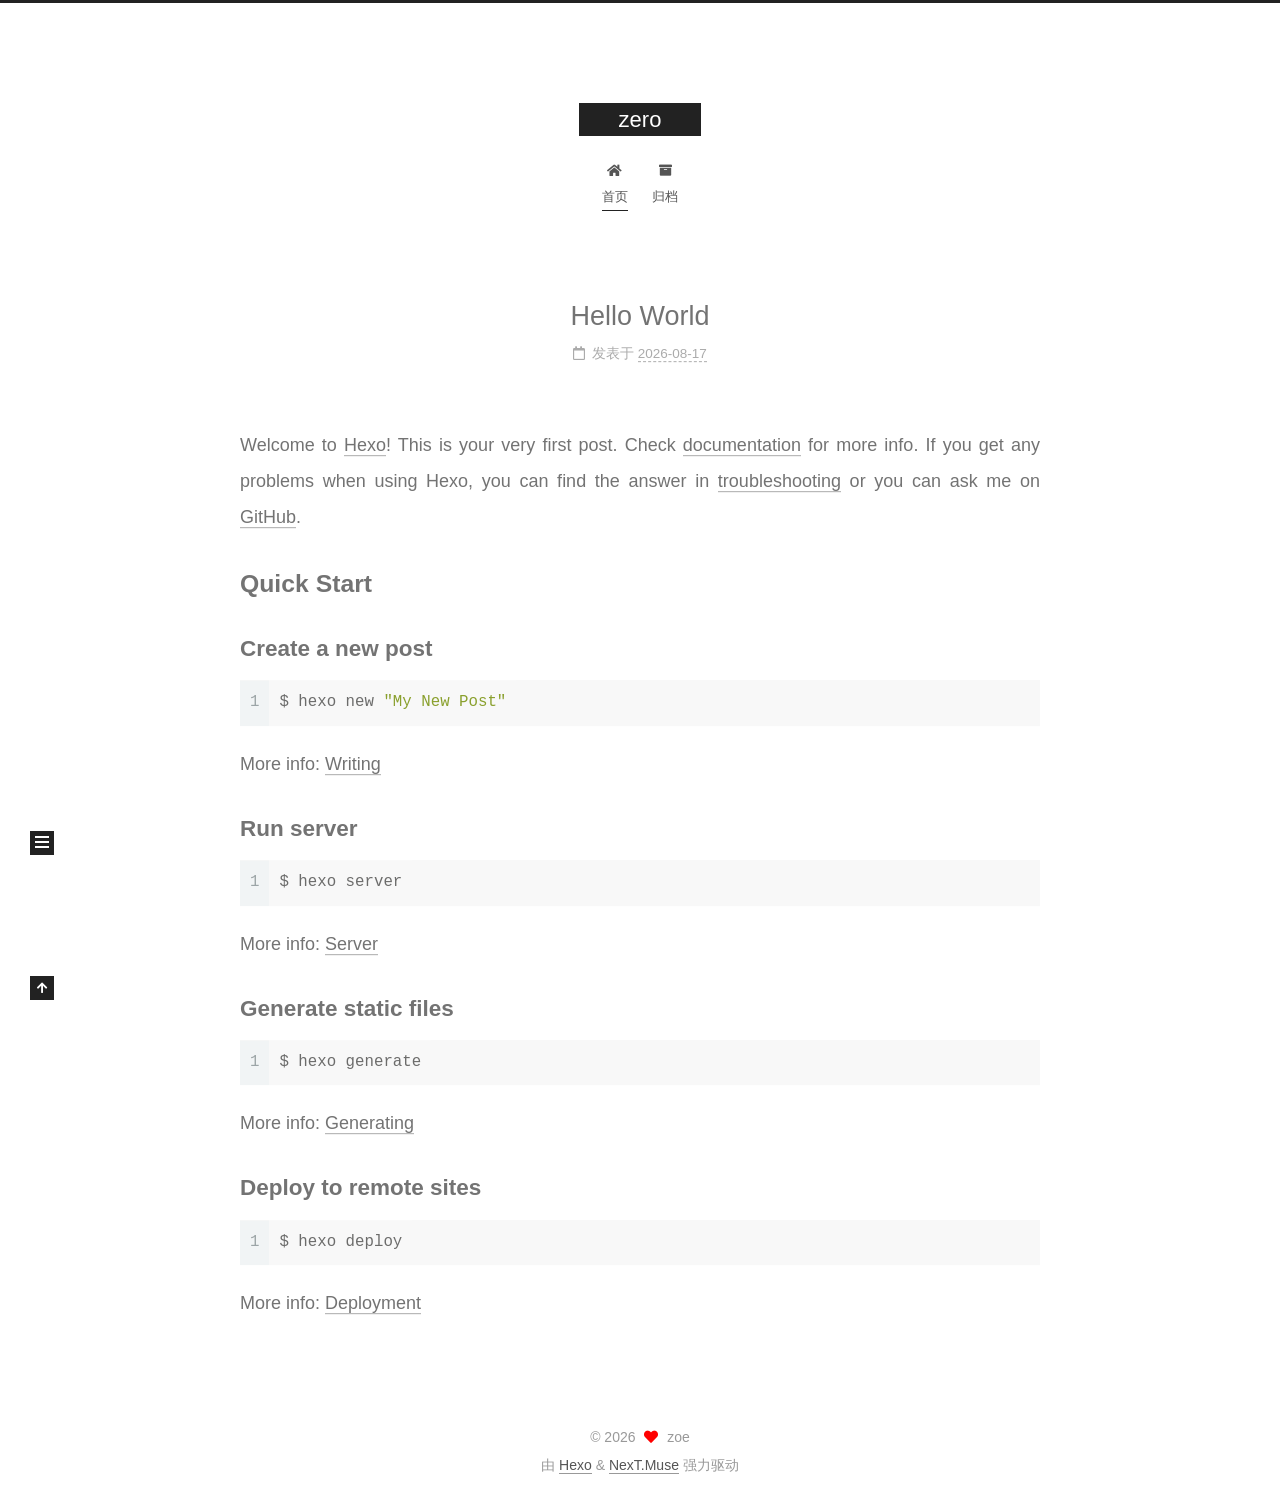
<file: index.html>
<!DOCTYPE html>
<html lang="zh-CN">
<head>
  <meta charset="UTF-8">
<meta name="viewport" content="width=device-width, initial-scale=1, maximum-scale=2">
<meta name="theme-color" content="#222">
<meta name="generator" content="Hexo 8.1.2">
  <link rel="apple-touch-icon" sizes="180x180" href="/images/apple-touch-icon-next.png">
  <link rel="icon" type="image/png" sizes="32x32" href="/images/favicon-32x32-next.png">
  <link rel="icon" type="image/png" sizes="16x16" href="/images/favicon-16x16-next.png">
  <link rel="mask-icon" href="/images/logo.svg" color="#222">

<link rel="stylesheet" href="/css/main.css">


<link rel="stylesheet" href="/lib/font-awesome/css/all.min.css">

<script id="hexo-configurations">
    var NexT = window.NexT || {};
    var CONFIG = {"hostname":"example.com","root":"/","scheme":"Muse","version":"7.8.0","exturl":false,"sidebar":{"position":"left","display":"post","padding":18,"offset":12,"onmobile":false},"copycode":{"enable":false,"show_result":false,"style":null},"back2top":{"enable":true,"sidebar":false,"scrollpercent":false},"bookmark":{"enable":false,"color":"#222","save":"auto"},"fancybox":false,"mediumzoom":false,"lazyload":false,"pangu":false,"comments":{"style":"tabs","active":null,"storage":true,"lazyload":false,"nav":null},"algolia":{"hits":{"per_page":10},"labels":{"input_placeholder":"Search for Posts","hits_empty":"We didn't find any results for the search: ${query}","hits_stats":"${hits} results found in ${time} ms"}},"localsearch":{"enable":false,"trigger":"auto","top_n_per_article":1,"unescape":false,"preload":false},"motion":{"enable":true,"async":false,"transition":{"post_block":"fadeIn","post_header":"slideDownIn","post_body":"slideDownIn","coll_header":"slideLeftIn","sidebar":"slideUpIn"}}};
  </script>

  <meta name="description" content="大音希声，大象无形">
<meta property="og:type" content="website">
<meta property="og:title" content="zero">
<meta property="og:url" content="http://example.com/index.html">
<meta property="og:site_name" content="zero">
<meta property="og:description" content="大音希声，大象无形">
<meta property="og:locale" content="zh_CN">
<meta property="article:author" content="zoe">
<meta name="twitter:card" content="summary">

<link rel="canonical" href="http://example.com/">


<script id="page-configurations">
  // https://hexo.io/docs/variables.html
  CONFIG.page = {
    sidebar: "",
    isHome : true,
    isPost : false,
    lang   : 'zh-CN'
  };
</script>

  <title>zero</title>
  






  <noscript>
  <style>
  .use-motion .brand,
  .use-motion .menu-item,
  .sidebar-inner,
  .use-motion .post-block,
  .use-motion .pagination,
  .use-motion .comments,
  .use-motion .post-header,
  .use-motion .post-body,
  .use-motion .collection-header { opacity: initial; }

  .use-motion .site-title,
  .use-motion .site-subtitle {
    opacity: initial;
    top: initial;
  }

  .use-motion .logo-line-before i { left: initial; }
  .use-motion .logo-line-after i { right: initial; }
  </style>
</noscript>

</head>

<body itemscope itemtype="http://schema.org/WebPage">
  <div class="container use-motion">
    <div class="headband"></div>

    <header class="header" itemscope itemtype="http://schema.org/WPHeader">
      <div class="header-inner"><div class="site-brand-container">
  <div class="site-nav-toggle">
    <div class="toggle" aria-label="切换导航栏">
      <span class="toggle-line toggle-line-first"></span>
      <span class="toggle-line toggle-line-middle"></span>
      <span class="toggle-line toggle-line-last"></span>
    </div>
  </div>

  <div class="site-meta">

    <a href="/" class="brand" rel="start">
      <span class="logo-line-before"><i></i></span>
      <h1 class="site-title">zero</h1>
      <span class="logo-line-after"><i></i></span>
    </a>
  </div>

  <div class="site-nav-right">
    <div class="toggle popup-trigger">
    </div>
  </div>
</div>




<nav class="site-nav">
  <ul id="menu" class="main-menu menu">
        <li class="menu-item menu-item-home">

    <a href="/" rel="section"><i class="fa fa-home fa-fw"></i>首页</a>

  </li>
        <li class="menu-item menu-item-archives">

    <a href="/archives/" rel="section"><i class="fa fa-archive fa-fw"></i>归档</a>

  </li>
  </ul>
</nav>




</div>
    </header>

    
  <div class="back-to-top">
    <i class="fa fa-arrow-up"></i>
    <span>0%</span>
  </div>


    <main class="main">
      <div class="main-inner">
        <div class="content-wrap">
          

          <div class="content index posts-expand">
            
      
  
  
  <article itemscope itemtype="http://schema.org/Article" class="post-block" lang="zh-CN">
    <link itemprop="mainEntityOfPage" href="http://example.com/2026/08/17/hello-world/">

    <span hidden itemprop="author" itemscope itemtype="http://schema.org/Person">
      <meta itemprop="image" content="/images/avatar.gif">
      <meta itemprop="name" content="zoe">
      <meta itemprop="description" content="大音希声，大象无形">
    </span>

    <span hidden itemprop="publisher" itemscope itemtype="http://schema.org/Organization">
      <meta itemprop="name" content="zero">
    </span>
      <header class="post-header">
        <h2 class="post-title" itemprop="name headline">
          
            <a href="/2026/08/17/hello-world/" class="post-title-link" itemprop="url">Hello World</a>
        </h2>

        <div class="post-meta">
            <span class="post-meta-item">
              <span class="post-meta-item-icon">
                <i class="far fa-calendar"></i>
              </span>
              <span class="post-meta-item-text">发表于</span>

              <time title="创建时间：2026-08-17 17:11:10" itemprop="dateCreated datePublished" datetime="2026-08-17T17:11:10+08:00">2026-08-17</time>
            </span>

          

        </div>
      </header>

    
    
    
    <div class="post-body" itemprop="articleBody">

      
          <p>Welcome to <a target="_blank" rel="noopener" href="https://hexo.io/">Hexo</a>! This is your very first post. Check <a target="_blank" rel="noopener" href="https://hexo.io/docs/">documentation</a> for more info. If you get any problems when using Hexo, you can find the answer in <a target="_blank" rel="noopener" href="https://hexo.io/docs/troubleshooting.html">troubleshooting</a> or you can ask me on <a target="_blank" rel="noopener" href="https://github.com/hexojs/hexo/issues">GitHub</a>.</p>
<h2 id="Quick-Start"><a href="#Quick-Start" class="headerlink" title="Quick Start"></a>Quick Start</h2><h3 id="Create-a-new-post"><a href="#Create-a-new-post" class="headerlink" title="Create a new post"></a>Create a new post</h3><figure class="highlight bash"><table><tr><td class="gutter"><pre><span class="line">1</span><br></pre></td><td class="code"><pre><span class="line">$ hexo new <span class="string">&quot;My New Post&quot;</span></span><br></pre></td></tr></table></figure>

<p>More info: <a target="_blank" rel="noopener" href="https://hexo.io/docs/writing.html">Writing</a></p>
<h3 id="Run-server"><a href="#Run-server" class="headerlink" title="Run server"></a>Run server</h3><figure class="highlight bash"><table><tr><td class="gutter"><pre><span class="line">1</span><br></pre></td><td class="code"><pre><span class="line">$ hexo server</span><br></pre></td></tr></table></figure>

<p>More info: <a target="_blank" rel="noopener" href="https://hexo.io/docs/server.html">Server</a></p>
<h3 id="Generate-static-files"><a href="#Generate-static-files" class="headerlink" title="Generate static files"></a>Generate static files</h3><figure class="highlight bash"><table><tr><td class="gutter"><pre><span class="line">1</span><br></pre></td><td class="code"><pre><span class="line">$ hexo generate</span><br></pre></td></tr></table></figure>

<p>More info: <a target="_blank" rel="noopener" href="https://hexo.io/docs/generating.html">Generating</a></p>
<h3 id="Deploy-to-remote-sites"><a href="#Deploy-to-remote-sites" class="headerlink" title="Deploy to remote sites"></a>Deploy to remote sites</h3><figure class="highlight bash"><table><tr><td class="gutter"><pre><span class="line">1</span><br></pre></td><td class="code"><pre><span class="line">$ hexo deploy</span><br></pre></td></tr></table></figure>

<p>More info: <a target="_blank" rel="noopener" href="https://hexo.io/docs/one-command-deployment.html">Deployment</a></p>

      
    </div>

    
    
    
      <footer class="post-footer">
        <div class="post-eof"></div>
      </footer>
  </article>
  
  
  


  



          </div>
          

<script>
  window.addEventListener('tabs:register', () => {
    let { activeClass } = CONFIG.comments;
    if (CONFIG.comments.storage) {
      activeClass = localStorage.getItem('comments_active') || activeClass;
    }
    if (activeClass) {
      let activeTab = document.querySelector(`a[href="#comment-${activeClass}"]`);
      if (activeTab) {
        activeTab.click();
      }
    }
  });
  if (CONFIG.comments.storage) {
    window.addEventListener('tabs:click', event => {
      if (!event.target.matches('.tabs-comment .tab-content .tab-pane')) return;
      let commentClass = event.target.classList[1];
      localStorage.setItem('comments_active', commentClass);
    });
  }
</script>

        </div>
          
  
  <div class="toggle sidebar-toggle">
    <span class="toggle-line toggle-line-first"></span>
    <span class="toggle-line toggle-line-middle"></span>
    <span class="toggle-line toggle-line-last"></span>
  </div>

  <aside class="sidebar">
    <div class="sidebar-inner">

      <ul class="sidebar-nav motion-element">
        <li class="sidebar-nav-toc">
          文章目录
        </li>
        <li class="sidebar-nav-overview">
          站点概览
        </li>
      </ul>

      <!--noindex-->
      <div class="post-toc-wrap sidebar-panel">
      </div>
      <!--/noindex-->

      <div class="site-overview-wrap sidebar-panel">
        <div class="site-author motion-element" itemprop="author" itemscope itemtype="http://schema.org/Person">
  <p class="site-author-name" itemprop="name">zoe</p>
  <div class="site-description" itemprop="description">大音希声，大象无形</div>
</div>
<div class="site-state-wrap motion-element">
  <nav class="site-state">
      <div class="site-state-item site-state-posts">
          <a href="/archives/">
        
          <span class="site-state-item-count">1</span>
          <span class="site-state-item-name">日志</span>
        </a>
      </div>
  </nav>
</div>



      </div>

    </div>
  </aside>
  <div id="sidebar-dimmer"></div>


      </div>
    </main>

    <footer class="footer">
      <div class="footer-inner">
        

        

<div class="copyright">
  
  &copy; 
  <span itemprop="copyrightYear">2026</span>
  <span class="with-love">
    <i class="fa fa-heart"></i>
  </span>
  <span class="author" itemprop="copyrightHolder">zoe</span>
</div>
  <div class="powered-by">由 <a href="https://hexo.io/" class="theme-link" rel="noopener" target="_blank">Hexo</a> & <a href="https://muse.theme-next.org/" class="theme-link" rel="noopener" target="_blank">NexT.Muse</a> 强力驱动
  </div>

        








      </div>
    </footer>
  </div>

  
  <script src="/lib/anime.min.js"></script>
  <script src="/lib/velocity/velocity.min.js"></script>
  <script src="/lib/velocity/velocity.ui.min.js"></script>

<script src="/js/utils.js"></script>

<script src="/js/motion.js"></script>


<script src="/js/schemes/muse.js"></script>


<script src="/js/next-boot.js"></script>




  















  

  

</body>
</html>
</file>
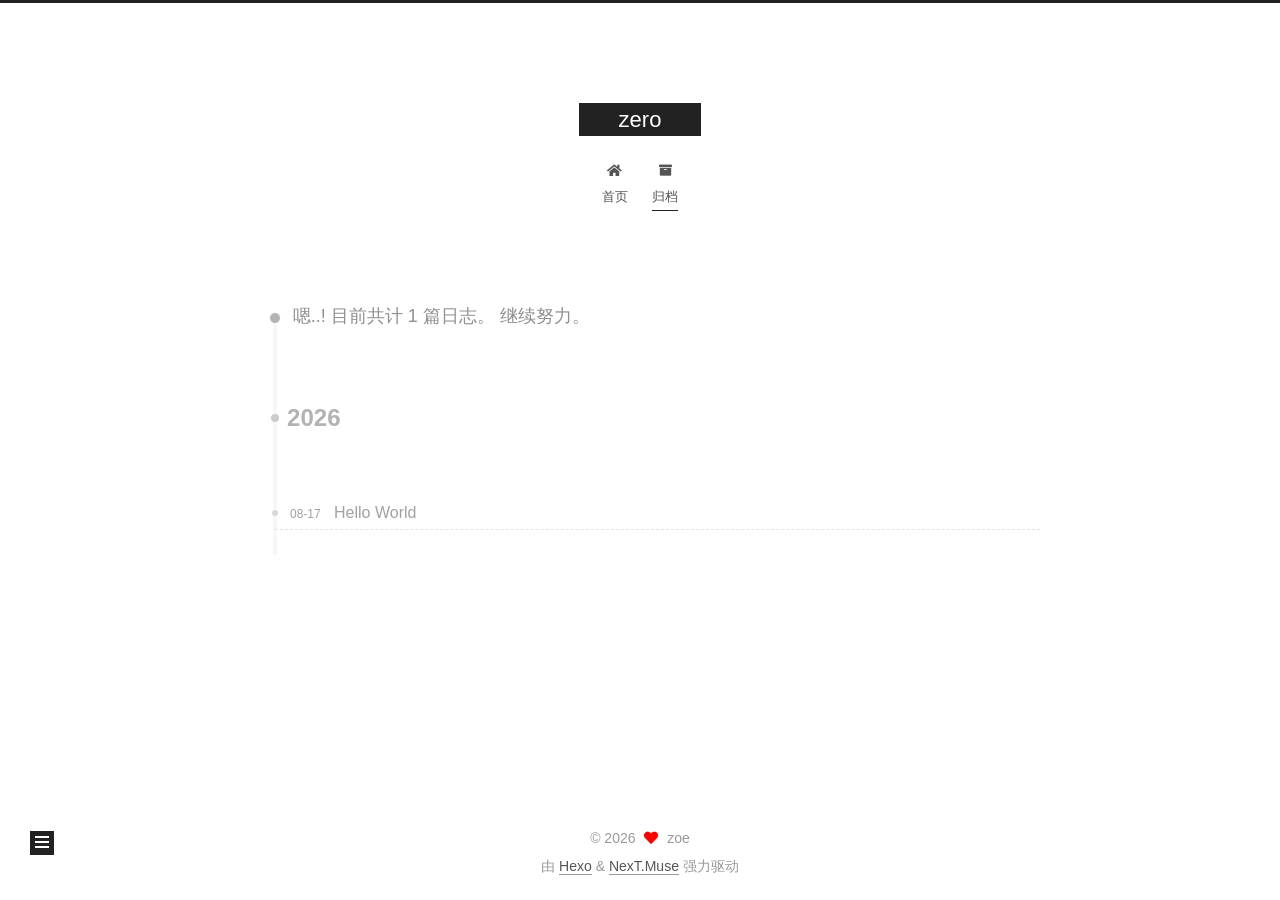
<file: archives/index.html>
<!DOCTYPE html>
<html lang="zh-CN">
<head>
  <meta charset="UTF-8">
<meta name="viewport" content="width=device-width, initial-scale=1, maximum-scale=2">
<meta name="theme-color" content="#222">
<meta name="generator" content="Hexo 8.1.2">
  <link rel="apple-touch-icon" sizes="180x180" href="/images/apple-touch-icon-next.png">
  <link rel="icon" type="image/png" sizes="32x32" href="/images/favicon-32x32-next.png">
  <link rel="icon" type="image/png" sizes="16x16" href="/images/favicon-16x16-next.png">
  <link rel="mask-icon" href="/images/logo.svg" color="#222">

<link rel="stylesheet" href="/css/main.css">


<link rel="stylesheet" href="/lib/font-awesome/css/all.min.css">

<script id="hexo-configurations">
    var NexT = window.NexT || {};
    var CONFIG = {"hostname":"example.com","root":"/","scheme":"Muse","version":"7.8.0","exturl":false,"sidebar":{"position":"left","display":"post","padding":18,"offset":12,"onmobile":false},"copycode":{"enable":false,"show_result":false,"style":null},"back2top":{"enable":true,"sidebar":false,"scrollpercent":false},"bookmark":{"enable":false,"color":"#222","save":"auto"},"fancybox":false,"mediumzoom":false,"lazyload":false,"pangu":false,"comments":{"style":"tabs","active":null,"storage":true,"lazyload":false,"nav":null},"algolia":{"hits":{"per_page":10},"labels":{"input_placeholder":"Search for Posts","hits_empty":"We didn't find any results for the search: ${query}","hits_stats":"${hits} results found in ${time} ms"}},"localsearch":{"enable":false,"trigger":"auto","top_n_per_article":1,"unescape":false,"preload":false},"motion":{"enable":true,"async":false,"transition":{"post_block":"fadeIn","post_header":"slideDownIn","post_body":"slideDownIn","coll_header":"slideLeftIn","sidebar":"slideUpIn"}}};
  </script>

  <meta name="description" content="大音希声，大象无形">
<meta property="og:type" content="website">
<meta property="og:title" content="zero">
<meta property="og:url" content="http://example.com/archives/index.html">
<meta property="og:site_name" content="zero">
<meta property="og:description" content="大音希声，大象无形">
<meta property="og:locale" content="zh_CN">
<meta property="article:author" content="zoe">
<meta name="twitter:card" content="summary">

<link rel="canonical" href="http://example.com/archives/">


<script id="page-configurations">
  // https://hexo.io/docs/variables.html
  CONFIG.page = {
    sidebar: "",
    isHome : false,
    isPost : false,
    lang   : 'zh-CN'
  };
</script>

  <title>归档 | zero</title>
  






  <noscript>
  <style>
  .use-motion .brand,
  .use-motion .menu-item,
  .sidebar-inner,
  .use-motion .post-block,
  .use-motion .pagination,
  .use-motion .comments,
  .use-motion .post-header,
  .use-motion .post-body,
  .use-motion .collection-header { opacity: initial; }

  .use-motion .site-title,
  .use-motion .site-subtitle {
    opacity: initial;
    top: initial;
  }

  .use-motion .logo-line-before i { left: initial; }
  .use-motion .logo-line-after i { right: initial; }
  </style>
</noscript>

</head>

<body itemscope itemtype="http://schema.org/WebPage">
  <div class="container use-motion">
    <div class="headband"></div>

    <header class="header" itemscope itemtype="http://schema.org/WPHeader">
      <div class="header-inner"><div class="site-brand-container">
  <div class="site-nav-toggle">
    <div class="toggle" aria-label="切换导航栏">
      <span class="toggle-line toggle-line-first"></span>
      <span class="toggle-line toggle-line-middle"></span>
      <span class="toggle-line toggle-line-last"></span>
    </div>
  </div>

  <div class="site-meta">

    <a href="/" class="brand" rel="start">
      <span class="logo-line-before"><i></i></span>
      <h1 class="site-title">zero</h1>
      <span class="logo-line-after"><i></i></span>
    </a>
  </div>

  <div class="site-nav-right">
    <div class="toggle popup-trigger">
    </div>
  </div>
</div>




<nav class="site-nav">
  <ul id="menu" class="main-menu menu">
        <li class="menu-item menu-item-home">

    <a href="/" rel="section"><i class="fa fa-home fa-fw"></i>首页</a>

  </li>
        <li class="menu-item menu-item-archives">

    <a href="/archives/" rel="section"><i class="fa fa-archive fa-fw"></i>归档</a>

  </li>
  </ul>
</nav>




</div>
    </header>

    
  <div class="back-to-top">
    <i class="fa fa-arrow-up"></i>
    <span>0%</span>
  </div>


    <main class="main">
      <div class="main-inner">
        <div class="content-wrap">
          

          <div class="content archive">
            

  
  
  
  <div class="post-block">
    <div class="posts-collapse">
      <div class="collection-title">
        <span class="collection-header">嗯..! 目前共计 1 篇日志。 继续努力。</span>
      </div>

      
    <div class="collection-year">
      <span class="collection-header">2026</span>
    </div>

  <article itemscope itemtype="http://schema.org/Article">
    <header class="post-header">

      <div class="post-meta">
        <time itemprop="dateCreated"
              datetime="2026-08-17T17:11:10+08:00"
              content="2026-08-17">
          08-17
        </time>
      </div>

      <div class="post-title">
          <a class="post-title-link" href="/2026/08/17/hello-world/" itemprop="url">
            <span itemprop="name">Hello World</span>
          </a>
      </div>

    </header>
  </article>


    </div>
  </div>
  
  
  

  



          </div>
          

<script>
  window.addEventListener('tabs:register', () => {
    let { activeClass } = CONFIG.comments;
    if (CONFIG.comments.storage) {
      activeClass = localStorage.getItem('comments_active') || activeClass;
    }
    if (activeClass) {
      let activeTab = document.querySelector(`a[href="#comment-${activeClass}"]`);
      if (activeTab) {
        activeTab.click();
      }
    }
  });
  if (CONFIG.comments.storage) {
    window.addEventListener('tabs:click', event => {
      if (!event.target.matches('.tabs-comment .tab-content .tab-pane')) return;
      let commentClass = event.target.classList[1];
      localStorage.setItem('comments_active', commentClass);
    });
  }
</script>

        </div>
          
  
  <div class="toggle sidebar-toggle">
    <span class="toggle-line toggle-line-first"></span>
    <span class="toggle-line toggle-line-middle"></span>
    <span class="toggle-line toggle-line-last"></span>
  </div>

  <aside class="sidebar">
    <div class="sidebar-inner">

      <ul class="sidebar-nav motion-element">
        <li class="sidebar-nav-toc">
          文章目录
        </li>
        <li class="sidebar-nav-overview">
          站点概览
        </li>
      </ul>

      <!--noindex-->
      <div class="post-toc-wrap sidebar-panel">
      </div>
      <!--/noindex-->

      <div class="site-overview-wrap sidebar-panel">
        <div class="site-author motion-element" itemprop="author" itemscope itemtype="http://schema.org/Person">
  <p class="site-author-name" itemprop="name">zoe</p>
  <div class="site-description" itemprop="description">大音希声，大象无形</div>
</div>
<div class="site-state-wrap motion-element">
  <nav class="site-state">
      <div class="site-state-item site-state-posts">
          <a href="/archives/">
        
          <span class="site-state-item-count">1</span>
          <span class="site-state-item-name">日志</span>
        </a>
      </div>
  </nav>
</div>



      </div>

    </div>
  </aside>
  <div id="sidebar-dimmer"></div>


      </div>
    </main>

    <footer class="footer">
      <div class="footer-inner">
        

        

<div class="copyright">
  
  &copy; 
  <span itemprop="copyrightYear">2026</span>
  <span class="with-love">
    <i class="fa fa-heart"></i>
  </span>
  <span class="author" itemprop="copyrightHolder">zoe</span>
</div>
  <div class="powered-by">由 <a href="https://hexo.io/" class="theme-link" rel="noopener" target="_blank">Hexo</a> & <a href="https://muse.theme-next.org/" class="theme-link" rel="noopener" target="_blank">NexT.Muse</a> 强力驱动
  </div>

        








      </div>
    </footer>
  </div>

  
  <script src="/lib/anime.min.js"></script>
  <script src="/lib/velocity/velocity.min.js"></script>
  <script src="/lib/velocity/velocity.ui.min.js"></script>

<script src="/js/utils.js"></script>

<script src="/js/motion.js"></script>


<script src="/js/schemes/muse.js"></script>


<script src="/js/next-boot.js"></script>




  















  

  

</body>
</html>
</file>
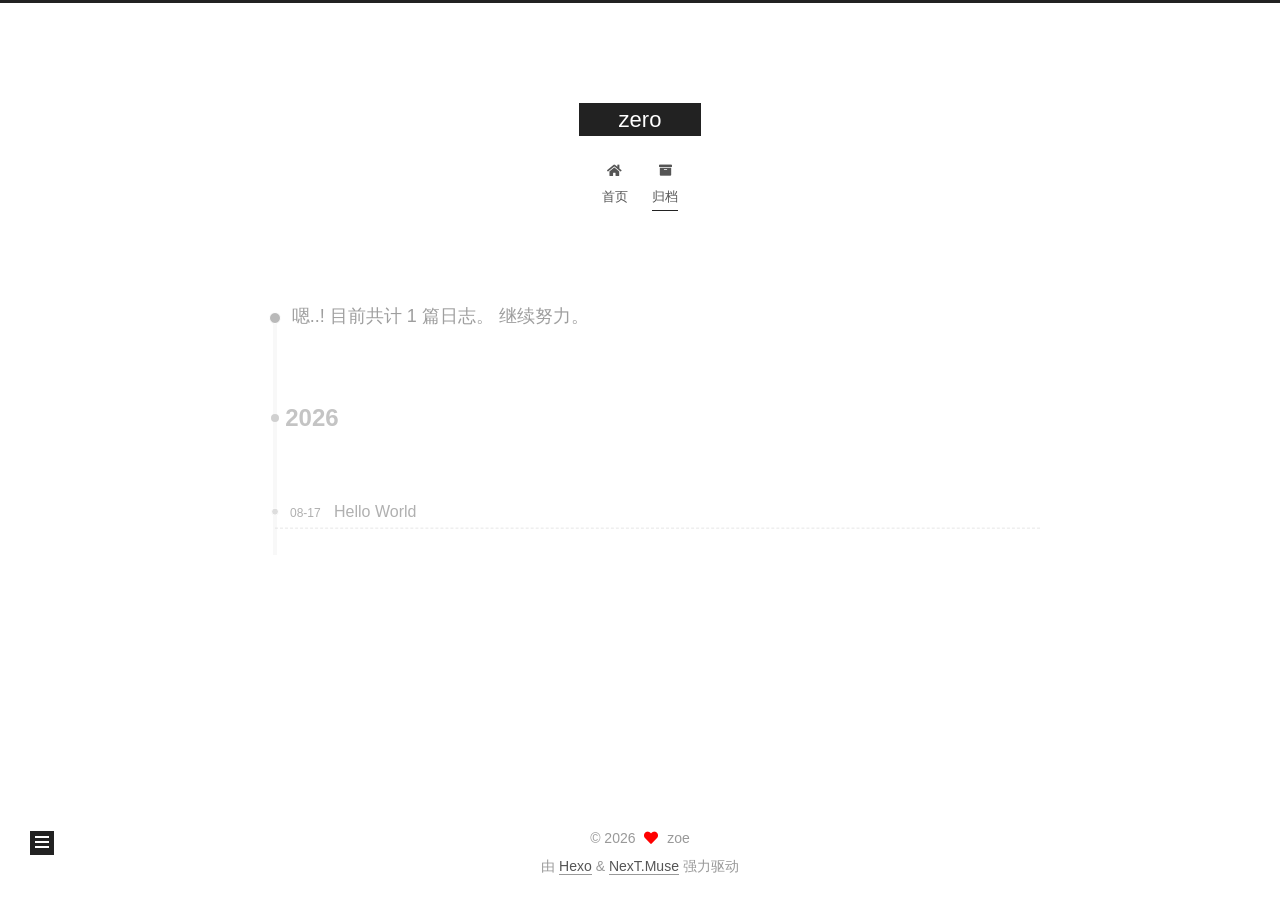
<file: archives/2026/index.html>
<!DOCTYPE html>
<html lang="zh-CN">
<head>
  <meta charset="UTF-8">
<meta name="viewport" content="width=device-width, initial-scale=1, maximum-scale=2">
<meta name="theme-color" content="#222">
<meta name="generator" content="Hexo 8.1.2">
  <link rel="apple-touch-icon" sizes="180x180" href="/images/apple-touch-icon-next.png">
  <link rel="icon" type="image/png" sizes="32x32" href="/images/favicon-32x32-next.png">
  <link rel="icon" type="image/png" sizes="16x16" href="/images/favicon-16x16-next.png">
  <link rel="mask-icon" href="/images/logo.svg" color="#222">

<link rel="stylesheet" href="/css/main.css">


<link rel="stylesheet" href="/lib/font-awesome/css/all.min.css">

<script id="hexo-configurations">
    var NexT = window.NexT || {};
    var CONFIG = {"hostname":"example.com","root":"/","scheme":"Muse","version":"7.8.0","exturl":false,"sidebar":{"position":"left","display":"post","padding":18,"offset":12,"onmobile":false},"copycode":{"enable":false,"show_result":false,"style":null},"back2top":{"enable":true,"sidebar":false,"scrollpercent":false},"bookmark":{"enable":false,"color":"#222","save":"auto"},"fancybox":false,"mediumzoom":false,"lazyload":false,"pangu":false,"comments":{"style":"tabs","active":null,"storage":true,"lazyload":false,"nav":null},"algolia":{"hits":{"per_page":10},"labels":{"input_placeholder":"Search for Posts","hits_empty":"We didn't find any results for the search: ${query}","hits_stats":"${hits} results found in ${time} ms"}},"localsearch":{"enable":false,"trigger":"auto","top_n_per_article":1,"unescape":false,"preload":false},"motion":{"enable":true,"async":false,"transition":{"post_block":"fadeIn","post_header":"slideDownIn","post_body":"slideDownIn","coll_header":"slideLeftIn","sidebar":"slideUpIn"}}};
  </script>

  <meta name="description" content="大音希声，大象无形">
<meta property="og:type" content="website">
<meta property="og:title" content="zero">
<meta property="og:url" content="http://example.com/archives/2026/index.html">
<meta property="og:site_name" content="zero">
<meta property="og:description" content="大音希声，大象无形">
<meta property="og:locale" content="zh_CN">
<meta property="article:author" content="zoe">
<meta name="twitter:card" content="summary">

<link rel="canonical" href="http://example.com/archives/2026/">


<script id="page-configurations">
  // https://hexo.io/docs/variables.html
  CONFIG.page = {
    sidebar: "",
    isHome : false,
    isPost : false,
    lang   : 'zh-CN'
  };
</script>

  <title>归档 | zero</title>
  






  <noscript>
  <style>
  .use-motion .brand,
  .use-motion .menu-item,
  .sidebar-inner,
  .use-motion .post-block,
  .use-motion .pagination,
  .use-motion .comments,
  .use-motion .post-header,
  .use-motion .post-body,
  .use-motion .collection-header { opacity: initial; }

  .use-motion .site-title,
  .use-motion .site-subtitle {
    opacity: initial;
    top: initial;
  }

  .use-motion .logo-line-before i { left: initial; }
  .use-motion .logo-line-after i { right: initial; }
  </style>
</noscript>

</head>

<body itemscope itemtype="http://schema.org/WebPage">
  <div class="container use-motion">
    <div class="headband"></div>

    <header class="header" itemscope itemtype="http://schema.org/WPHeader">
      <div class="header-inner"><div class="site-brand-container">
  <div class="site-nav-toggle">
    <div class="toggle" aria-label="切换导航栏">
      <span class="toggle-line toggle-line-first"></span>
      <span class="toggle-line toggle-line-middle"></span>
      <span class="toggle-line toggle-line-last"></span>
    </div>
  </div>

  <div class="site-meta">

    <a href="/" class="brand" rel="start">
      <span class="logo-line-before"><i></i></span>
      <h1 class="site-title">zero</h1>
      <span class="logo-line-after"><i></i></span>
    </a>
  </div>

  <div class="site-nav-right">
    <div class="toggle popup-trigger">
    </div>
  </div>
</div>




<nav class="site-nav">
  <ul id="menu" class="main-menu menu">
        <li class="menu-item menu-item-home">

    <a href="/" rel="section"><i class="fa fa-home fa-fw"></i>首页</a>

  </li>
        <li class="menu-item menu-item-archives">

    <a href="/archives/" rel="section"><i class="fa fa-archive fa-fw"></i>归档</a>

  </li>
  </ul>
</nav>




</div>
    </header>

    
  <div class="back-to-top">
    <i class="fa fa-arrow-up"></i>
    <span>0%</span>
  </div>


    <main class="main">
      <div class="main-inner">
        <div class="content-wrap">
          

          <div class="content archive">
            

  
  
  
  <div class="post-block">
    <div class="posts-collapse">
      <div class="collection-title">
        <span class="collection-header">嗯..! 目前共计 1 篇日志。 继续努力。</span>
      </div>

      
    <div class="collection-year">
      <span class="collection-header">2026</span>
    </div>

  <article itemscope itemtype="http://schema.org/Article">
    <header class="post-header">

      <div class="post-meta">
        <time itemprop="dateCreated"
              datetime="2026-08-17T17:11:10+08:00"
              content="2026-08-17">
          08-17
        </time>
      </div>

      <div class="post-title">
          <a class="post-title-link" href="/2026/08/17/hello-world/" itemprop="url">
            <span itemprop="name">Hello World</span>
          </a>
      </div>

    </header>
  </article>


    </div>
  </div>
  
  
  

  



          </div>
          

<script>
  window.addEventListener('tabs:register', () => {
    let { activeClass } = CONFIG.comments;
    if (CONFIG.comments.storage) {
      activeClass = localStorage.getItem('comments_active') || activeClass;
    }
    if (activeClass) {
      let activeTab = document.querySelector(`a[href="#comment-${activeClass}"]`);
      if (activeTab) {
        activeTab.click();
      }
    }
  });
  if (CONFIG.comments.storage) {
    window.addEventListener('tabs:click', event => {
      if (!event.target.matches('.tabs-comment .tab-content .tab-pane')) return;
      let commentClass = event.target.classList[1];
      localStorage.setItem('comments_active', commentClass);
    });
  }
</script>

        </div>
          
  
  <div class="toggle sidebar-toggle">
    <span class="toggle-line toggle-line-first"></span>
    <span class="toggle-line toggle-line-middle"></span>
    <span class="toggle-line toggle-line-last"></span>
  </div>

  <aside class="sidebar">
    <div class="sidebar-inner">

      <ul class="sidebar-nav motion-element">
        <li class="sidebar-nav-toc">
          文章目录
        </li>
        <li class="sidebar-nav-overview">
          站点概览
        </li>
      </ul>

      <!--noindex-->
      <div class="post-toc-wrap sidebar-panel">
      </div>
      <!--/noindex-->

      <div class="site-overview-wrap sidebar-panel">
        <div class="site-author motion-element" itemprop="author" itemscope itemtype="http://schema.org/Person">
  <p class="site-author-name" itemprop="name">zoe</p>
  <div class="site-description" itemprop="description">大音希声，大象无形</div>
</div>
<div class="site-state-wrap motion-element">
  <nav class="site-state">
      <div class="site-state-item site-state-posts">
          <a href="/archives/">
        
          <span class="site-state-item-count">1</span>
          <span class="site-state-item-name">日志</span>
        </a>
      </div>
  </nav>
</div>



      </div>

    </div>
  </aside>
  <div id="sidebar-dimmer"></div>


      </div>
    </main>

    <footer class="footer">
      <div class="footer-inner">
        

        

<div class="copyright">
  
  &copy; 
  <span itemprop="copyrightYear">2026</span>
  <span class="with-love">
    <i class="fa fa-heart"></i>
  </span>
  <span class="author" itemprop="copyrightHolder">zoe</span>
</div>
  <div class="powered-by">由 <a href="https://hexo.io/" class="theme-link" rel="noopener" target="_blank">Hexo</a> & <a href="https://muse.theme-next.org/" class="theme-link" rel="noopener" target="_blank">NexT.Muse</a> 强力驱动
  </div>

        








      </div>
    </footer>
  </div>

  
  <script src="/lib/anime.min.js"></script>
  <script src="/lib/velocity/velocity.min.js"></script>
  <script src="/lib/velocity/velocity.ui.min.js"></script>

<script src="/js/utils.js"></script>

<script src="/js/motion.js"></script>


<script src="/js/schemes/muse.js"></script>


<script src="/js/next-boot.js"></script>




  















  

  

</body>
</html>
</file>
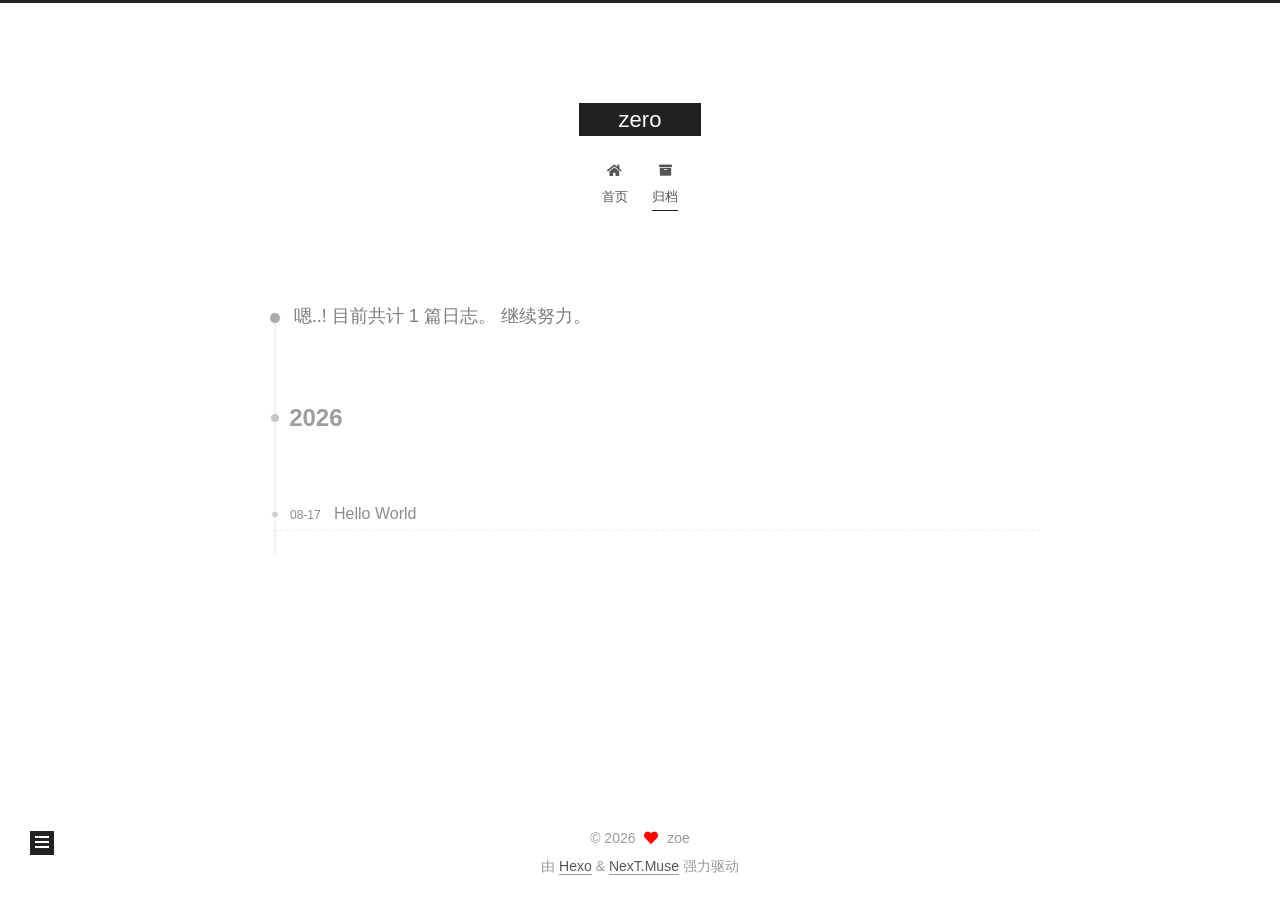
<file: archives/2026/08/index.html>
<!DOCTYPE html>
<html lang="zh-CN">
<head>
  <meta charset="UTF-8">
<meta name="viewport" content="width=device-width, initial-scale=1, maximum-scale=2">
<meta name="theme-color" content="#222">
<meta name="generator" content="Hexo 8.1.2">
  <link rel="apple-touch-icon" sizes="180x180" href="/images/apple-touch-icon-next.png">
  <link rel="icon" type="image/png" sizes="32x32" href="/images/favicon-32x32-next.png">
  <link rel="icon" type="image/png" sizes="16x16" href="/images/favicon-16x16-next.png">
  <link rel="mask-icon" href="/images/logo.svg" color="#222">

<link rel="stylesheet" href="/css/main.css">


<link rel="stylesheet" href="/lib/font-awesome/css/all.min.css">

<script id="hexo-configurations">
    var NexT = window.NexT || {};
    var CONFIG = {"hostname":"example.com","root":"/","scheme":"Muse","version":"7.8.0","exturl":false,"sidebar":{"position":"left","display":"post","padding":18,"offset":12,"onmobile":false},"copycode":{"enable":false,"show_result":false,"style":null},"back2top":{"enable":true,"sidebar":false,"scrollpercent":false},"bookmark":{"enable":false,"color":"#222","save":"auto"},"fancybox":false,"mediumzoom":false,"lazyload":false,"pangu":false,"comments":{"style":"tabs","active":null,"storage":true,"lazyload":false,"nav":null},"algolia":{"hits":{"per_page":10},"labels":{"input_placeholder":"Search for Posts","hits_empty":"We didn't find any results for the search: ${query}","hits_stats":"${hits} results found in ${time} ms"}},"localsearch":{"enable":false,"trigger":"auto","top_n_per_article":1,"unescape":false,"preload":false},"motion":{"enable":true,"async":false,"transition":{"post_block":"fadeIn","post_header":"slideDownIn","post_body":"slideDownIn","coll_header":"slideLeftIn","sidebar":"slideUpIn"}}};
  </script>

  <meta name="description" content="大音希声，大象无形">
<meta property="og:type" content="website">
<meta property="og:title" content="zero">
<meta property="og:url" content="http://example.com/archives/2026/08/index.html">
<meta property="og:site_name" content="zero">
<meta property="og:description" content="大音希声，大象无形">
<meta property="og:locale" content="zh_CN">
<meta property="article:author" content="zoe">
<meta name="twitter:card" content="summary">

<link rel="canonical" href="http://example.com/archives/2026/08/">


<script id="page-configurations">
  // https://hexo.io/docs/variables.html
  CONFIG.page = {
    sidebar: "",
    isHome : false,
    isPost : false,
    lang   : 'zh-CN'
  };
</script>

  <title>归档 | zero</title>
  






  <noscript>
  <style>
  .use-motion .brand,
  .use-motion .menu-item,
  .sidebar-inner,
  .use-motion .post-block,
  .use-motion .pagination,
  .use-motion .comments,
  .use-motion .post-header,
  .use-motion .post-body,
  .use-motion .collection-header { opacity: initial; }

  .use-motion .site-title,
  .use-motion .site-subtitle {
    opacity: initial;
    top: initial;
  }

  .use-motion .logo-line-before i { left: initial; }
  .use-motion .logo-line-after i { right: initial; }
  </style>
</noscript>

</head>

<body itemscope itemtype="http://schema.org/WebPage">
  <div class="container use-motion">
    <div class="headband"></div>

    <header class="header" itemscope itemtype="http://schema.org/WPHeader">
      <div class="header-inner"><div class="site-brand-container">
  <div class="site-nav-toggle">
    <div class="toggle" aria-label="切换导航栏">
      <span class="toggle-line toggle-line-first"></span>
      <span class="toggle-line toggle-line-middle"></span>
      <span class="toggle-line toggle-line-last"></span>
    </div>
  </div>

  <div class="site-meta">

    <a href="/" class="brand" rel="start">
      <span class="logo-line-before"><i></i></span>
      <h1 class="site-title">zero</h1>
      <span class="logo-line-after"><i></i></span>
    </a>
  </div>

  <div class="site-nav-right">
    <div class="toggle popup-trigger">
    </div>
  </div>
</div>




<nav class="site-nav">
  <ul id="menu" class="main-menu menu">
        <li class="menu-item menu-item-home">

    <a href="/" rel="section"><i class="fa fa-home fa-fw"></i>首页</a>

  </li>
        <li class="menu-item menu-item-archives">

    <a href="/archives/" rel="section"><i class="fa fa-archive fa-fw"></i>归档</a>

  </li>
  </ul>
</nav>




</div>
    </header>

    
  <div class="back-to-top">
    <i class="fa fa-arrow-up"></i>
    <span>0%</span>
  </div>


    <main class="main">
      <div class="main-inner">
        <div class="content-wrap">
          

          <div class="content archive">
            

  
  
  
  <div class="post-block">
    <div class="posts-collapse">
      <div class="collection-title">
        <span class="collection-header">嗯..! 目前共计 1 篇日志。 继续努力。</span>
      </div>

      
    <div class="collection-year">
      <span class="collection-header">2026</span>
    </div>

  <article itemscope itemtype="http://schema.org/Article">
    <header class="post-header">

      <div class="post-meta">
        <time itemprop="dateCreated"
              datetime="2026-08-17T17:11:10+08:00"
              content="2026-08-17">
          08-17
        </time>
      </div>

      <div class="post-title">
          <a class="post-title-link" href="/2026/08/17/hello-world/" itemprop="url">
            <span itemprop="name">Hello World</span>
          </a>
      </div>

    </header>
  </article>


    </div>
  </div>
  
  
  

  



          </div>
          

<script>
  window.addEventListener('tabs:register', () => {
    let { activeClass } = CONFIG.comments;
    if (CONFIG.comments.storage) {
      activeClass = localStorage.getItem('comments_active') || activeClass;
    }
    if (activeClass) {
      let activeTab = document.querySelector(`a[href="#comment-${activeClass}"]`);
      if (activeTab) {
        activeTab.click();
      }
    }
  });
  if (CONFIG.comments.storage) {
    window.addEventListener('tabs:click', event => {
      if (!event.target.matches('.tabs-comment .tab-content .tab-pane')) return;
      let commentClass = event.target.classList[1];
      localStorage.setItem('comments_active', commentClass);
    });
  }
</script>

        </div>
          
  
  <div class="toggle sidebar-toggle">
    <span class="toggle-line toggle-line-first"></span>
    <span class="toggle-line toggle-line-middle"></span>
    <span class="toggle-line toggle-line-last"></span>
  </div>

  <aside class="sidebar">
    <div class="sidebar-inner">

      <ul class="sidebar-nav motion-element">
        <li class="sidebar-nav-toc">
          文章目录
        </li>
        <li class="sidebar-nav-overview">
          站点概览
        </li>
      </ul>

      <!--noindex-->
      <div class="post-toc-wrap sidebar-panel">
      </div>
      <!--/noindex-->

      <div class="site-overview-wrap sidebar-panel">
        <div class="site-author motion-element" itemprop="author" itemscope itemtype="http://schema.org/Person">
  <p class="site-author-name" itemprop="name">zoe</p>
  <div class="site-description" itemprop="description">大音希声，大象无形</div>
</div>
<div class="site-state-wrap motion-element">
  <nav class="site-state">
      <div class="site-state-item site-state-posts">
          <a href="/archives/">
        
          <span class="site-state-item-count">1</span>
          <span class="site-state-item-name">日志</span>
        </a>
      </div>
  </nav>
</div>



      </div>

    </div>
  </aside>
  <div id="sidebar-dimmer"></div>


      </div>
    </main>

    <footer class="footer">
      <div class="footer-inner">
        

        

<div class="copyright">
  
  &copy; 
  <span itemprop="copyrightYear">2026</span>
  <span class="with-love">
    <i class="fa fa-heart"></i>
  </span>
  <span class="author" itemprop="copyrightHolder">zoe</span>
</div>
  <div class="powered-by">由 <a href="https://hexo.io/" class="theme-link" rel="noopener" target="_blank">Hexo</a> & <a href="https://muse.theme-next.org/" class="theme-link" rel="noopener" target="_blank">NexT.Muse</a> 强力驱动
  </div>

        








      </div>
    </footer>
  </div>

  
  <script src="/lib/anime.min.js"></script>
  <script src="/lib/velocity/velocity.min.js"></script>
  <script src="/lib/velocity/velocity.ui.min.js"></script>

<script src="/js/utils.js"></script>

<script src="/js/motion.js"></script>


<script src="/js/schemes/muse.js"></script>


<script src="/js/next-boot.js"></script>




  















  

  

</body>
</html>
</file>
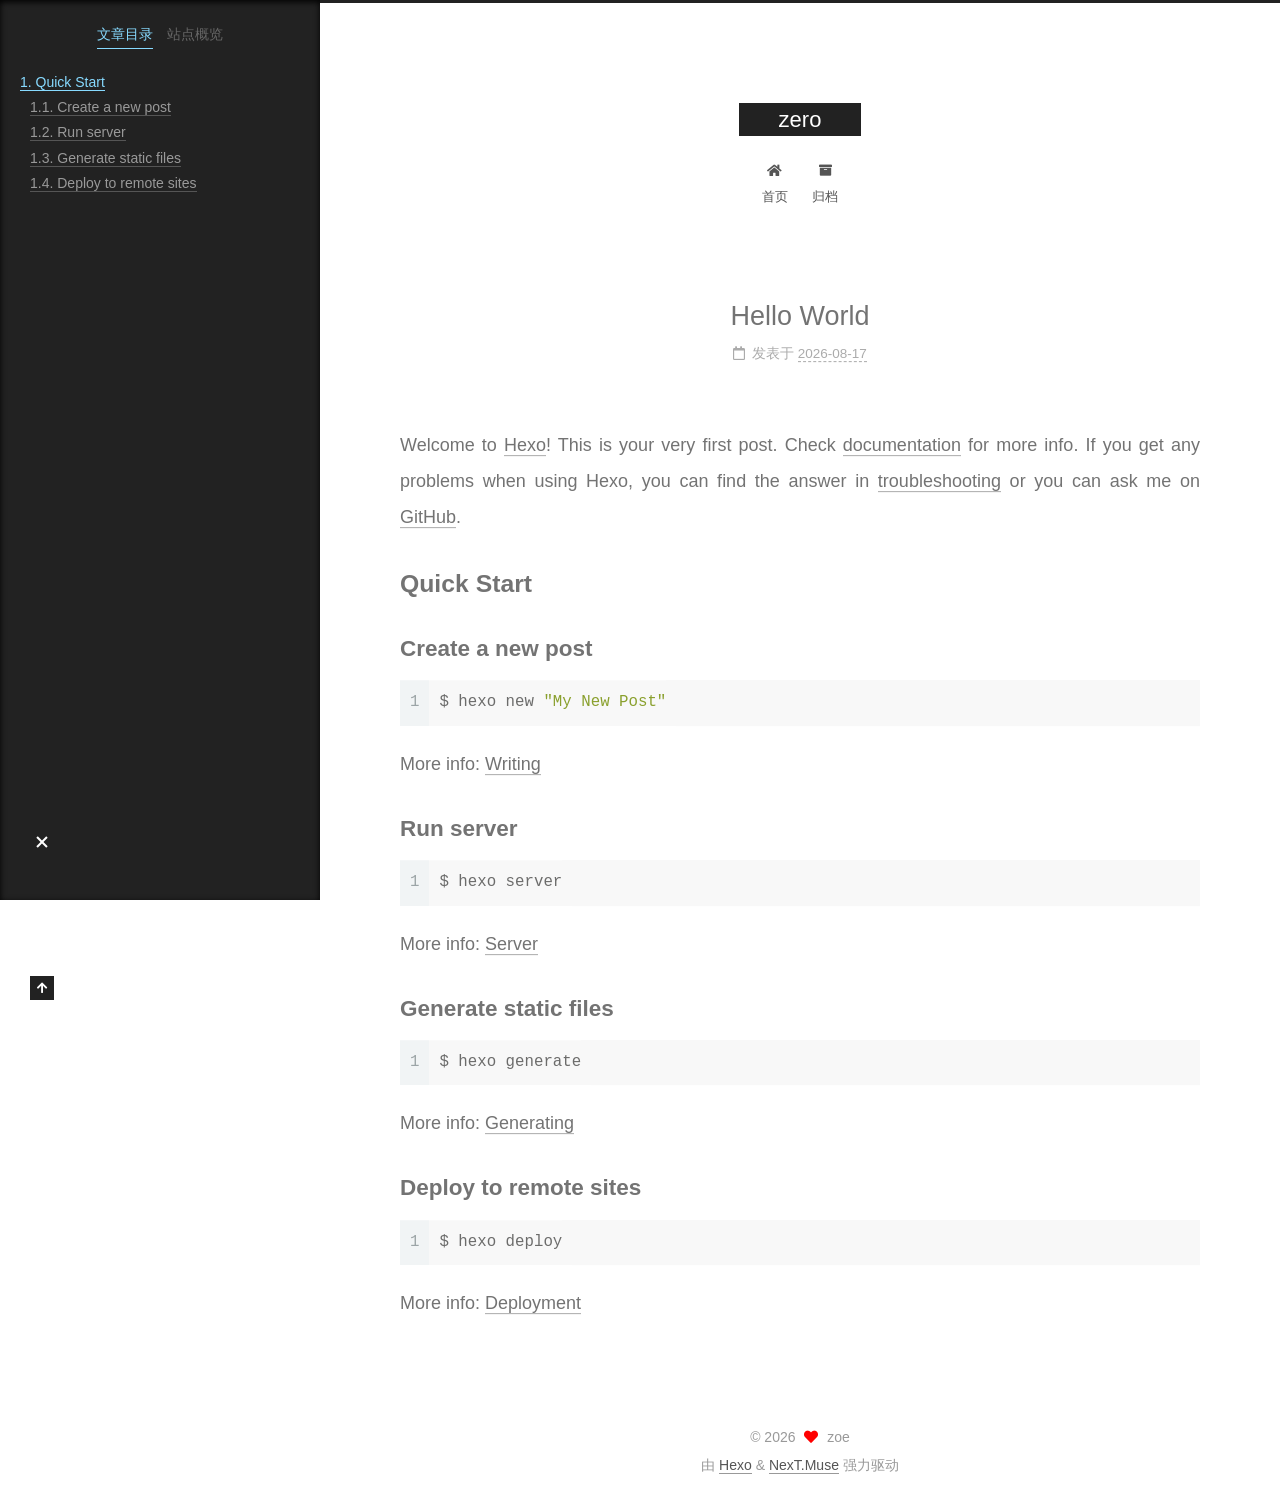
<file: 2026/08/17/hello-world/index.html>
<!DOCTYPE html>
<html lang="zh-CN">
<head>
  <meta charset="UTF-8">
<meta name="viewport" content="width=device-width, initial-scale=1, maximum-scale=2">
<meta name="theme-color" content="#222">
<meta name="generator" content="Hexo 8.1.2">
  <link rel="apple-touch-icon" sizes="180x180" href="/images/apple-touch-icon-next.png">
  <link rel="icon" type="image/png" sizes="32x32" href="/images/favicon-32x32-next.png">
  <link rel="icon" type="image/png" sizes="16x16" href="/images/favicon-16x16-next.png">
  <link rel="mask-icon" href="/images/logo.svg" color="#222">

<link rel="stylesheet" href="/css/main.css">


<link rel="stylesheet" href="/lib/font-awesome/css/all.min.css">

<script id="hexo-configurations">
    var NexT = window.NexT || {};
    var CONFIG = {"hostname":"example.com","root":"/","scheme":"Muse","version":"7.8.0","exturl":false,"sidebar":{"position":"left","display":"post","padding":18,"offset":12,"onmobile":false},"copycode":{"enable":false,"show_result":false,"style":null},"back2top":{"enable":true,"sidebar":false,"scrollpercent":false},"bookmark":{"enable":false,"color":"#222","save":"auto"},"fancybox":false,"mediumzoom":false,"lazyload":false,"pangu":false,"comments":{"style":"tabs","active":null,"storage":true,"lazyload":false,"nav":null},"algolia":{"hits":{"per_page":10},"labels":{"input_placeholder":"Search for Posts","hits_empty":"We didn't find any results for the search: ${query}","hits_stats":"${hits} results found in ${time} ms"}},"localsearch":{"enable":false,"trigger":"auto","top_n_per_article":1,"unescape":false,"preload":false},"motion":{"enable":true,"async":false,"transition":{"post_block":"fadeIn","post_header":"slideDownIn","post_body":"slideDownIn","coll_header":"slideLeftIn","sidebar":"slideUpIn"}}};
  </script>

  <meta name="description" content="Welcome to Hexo! This is your very first post. Check documentation for more info. If you get any problems when using Hexo, you can find the answer in troubleshooting or you can ask me on GitHub. Quick">
<meta property="og:type" content="article">
<meta property="og:title" content="Hello World">
<meta property="og:url" content="http://example.com/2026/08/17/hello-world/index.html">
<meta property="og:site_name" content="zero">
<meta property="og:description" content="Welcome to Hexo! This is your very first post. Check documentation for more info. If you get any problems when using Hexo, you can find the answer in troubleshooting or you can ask me on GitHub. Quick">
<meta property="og:locale" content="zh_CN">
<meta property="article:published_time" content="2026-08-17T09:11:10.719Z">
<meta property="article:modified_time" content="2026-08-17T09:11:10.720Z">
<meta property="article:author" content="zoe">
<meta name="twitter:card" content="summary">

<link rel="canonical" href="http://example.com/2026/08/17/hello-world/">


<script id="page-configurations">
  // https://hexo.io/docs/variables.html
  CONFIG.page = {
    sidebar: "",
    isHome : false,
    isPost : true,
    lang   : 'zh-CN'
  };
</script>

  <title>Hello World | zero</title>
  






  <noscript>
  <style>
  .use-motion .brand,
  .use-motion .menu-item,
  .sidebar-inner,
  .use-motion .post-block,
  .use-motion .pagination,
  .use-motion .comments,
  .use-motion .post-header,
  .use-motion .post-body,
  .use-motion .collection-header { opacity: initial; }

  .use-motion .site-title,
  .use-motion .site-subtitle {
    opacity: initial;
    top: initial;
  }

  .use-motion .logo-line-before i { left: initial; }
  .use-motion .logo-line-after i { right: initial; }
  </style>
</noscript>

</head>

<body itemscope itemtype="http://schema.org/WebPage">
  <div class="container use-motion">
    <div class="headband"></div>

    <header class="header" itemscope itemtype="http://schema.org/WPHeader">
      <div class="header-inner"><div class="site-brand-container">
  <div class="site-nav-toggle">
    <div class="toggle" aria-label="切换导航栏">
      <span class="toggle-line toggle-line-first"></span>
      <span class="toggle-line toggle-line-middle"></span>
      <span class="toggle-line toggle-line-last"></span>
    </div>
  </div>

  <div class="site-meta">

    <a href="/" class="brand" rel="start">
      <span class="logo-line-before"><i></i></span>
      <h1 class="site-title">zero</h1>
      <span class="logo-line-after"><i></i></span>
    </a>
  </div>

  <div class="site-nav-right">
    <div class="toggle popup-trigger">
    </div>
  </div>
</div>




<nav class="site-nav">
  <ul id="menu" class="main-menu menu">
        <li class="menu-item menu-item-home">

    <a href="/" rel="section"><i class="fa fa-home fa-fw"></i>首页</a>

  </li>
        <li class="menu-item menu-item-archives">

    <a href="/archives/" rel="section"><i class="fa fa-archive fa-fw"></i>归档</a>

  </li>
  </ul>
</nav>




</div>
    </header>

    
  <div class="back-to-top">
    <i class="fa fa-arrow-up"></i>
    <span>0%</span>
  </div>


    <main class="main">
      <div class="main-inner">
        <div class="content-wrap">
          

          <div class="content post posts-expand">
            

    
  
  
  <article itemscope itemtype="http://schema.org/Article" class="post-block" lang="zh-CN">
    <link itemprop="mainEntityOfPage" href="http://example.com/2026/08/17/hello-world/">

    <span hidden itemprop="author" itemscope itemtype="http://schema.org/Person">
      <meta itemprop="image" content="/images/avatar.gif">
      <meta itemprop="name" content="zoe">
      <meta itemprop="description" content="大音希声，大象无形">
    </span>

    <span hidden itemprop="publisher" itemscope itemtype="http://schema.org/Organization">
      <meta itemprop="name" content="zero">
    </span>
      <header class="post-header">
        <h1 class="post-title" itemprop="name headline">
          Hello World
        </h1>

        <div class="post-meta">
            <span class="post-meta-item">
              <span class="post-meta-item-icon">
                <i class="far fa-calendar"></i>
              </span>
              <span class="post-meta-item-text">发表于</span>

              <time title="创建时间：2026-08-17 17:11:10" itemprop="dateCreated datePublished" datetime="2026-08-17T17:11:10+08:00">2026-08-17</time>
            </span>

          

        </div>
      </header>

    
    
    
    <div class="post-body" itemprop="articleBody">

      
        <p>Welcome to <a target="_blank" rel="noopener" href="https://hexo.io/">Hexo</a>! This is your very first post. Check <a target="_blank" rel="noopener" href="https://hexo.io/docs/">documentation</a> for more info. If you get any problems when using Hexo, you can find the answer in <a target="_blank" rel="noopener" href="https://hexo.io/docs/troubleshooting.html">troubleshooting</a> or you can ask me on <a target="_blank" rel="noopener" href="https://github.com/hexojs/hexo/issues">GitHub</a>.</p>
<h2 id="Quick-Start"><a href="#Quick-Start" class="headerlink" title="Quick Start"></a>Quick Start</h2><h3 id="Create-a-new-post"><a href="#Create-a-new-post" class="headerlink" title="Create a new post"></a>Create a new post</h3><figure class="highlight bash"><table><tr><td class="gutter"><pre><span class="line">1</span><br></pre></td><td class="code"><pre><span class="line">$ hexo new <span class="string">&quot;My New Post&quot;</span></span><br></pre></td></tr></table></figure>

<p>More info: <a target="_blank" rel="noopener" href="https://hexo.io/docs/writing.html">Writing</a></p>
<h3 id="Run-server"><a href="#Run-server" class="headerlink" title="Run server"></a>Run server</h3><figure class="highlight bash"><table><tr><td class="gutter"><pre><span class="line">1</span><br></pre></td><td class="code"><pre><span class="line">$ hexo server</span><br></pre></td></tr></table></figure>

<p>More info: <a target="_blank" rel="noopener" href="https://hexo.io/docs/server.html">Server</a></p>
<h3 id="Generate-static-files"><a href="#Generate-static-files" class="headerlink" title="Generate static files"></a>Generate static files</h3><figure class="highlight bash"><table><tr><td class="gutter"><pre><span class="line">1</span><br></pre></td><td class="code"><pre><span class="line">$ hexo generate</span><br></pre></td></tr></table></figure>

<p>More info: <a target="_blank" rel="noopener" href="https://hexo.io/docs/generating.html">Generating</a></p>
<h3 id="Deploy-to-remote-sites"><a href="#Deploy-to-remote-sites" class="headerlink" title="Deploy to remote sites"></a>Deploy to remote sites</h3><figure class="highlight bash"><table><tr><td class="gutter"><pre><span class="line">1</span><br></pre></td><td class="code"><pre><span class="line">$ hexo deploy</span><br></pre></td></tr></table></figure>

<p>More info: <a target="_blank" rel="noopener" href="https://hexo.io/docs/one-command-deployment.html">Deployment</a></p>

    </div>

    
    
    

      <footer class="post-footer">

        


        
      </footer>
    
  </article>
  
  
  



          </div>
          

<script>
  window.addEventListener('tabs:register', () => {
    let { activeClass } = CONFIG.comments;
    if (CONFIG.comments.storage) {
      activeClass = localStorage.getItem('comments_active') || activeClass;
    }
    if (activeClass) {
      let activeTab = document.querySelector(`a[href="#comment-${activeClass}"]`);
      if (activeTab) {
        activeTab.click();
      }
    }
  });
  if (CONFIG.comments.storage) {
    window.addEventListener('tabs:click', event => {
      if (!event.target.matches('.tabs-comment .tab-content .tab-pane')) return;
      let commentClass = event.target.classList[1];
      localStorage.setItem('comments_active', commentClass);
    });
  }
</script>

        </div>
          
  
  <div class="toggle sidebar-toggle">
    <span class="toggle-line toggle-line-first"></span>
    <span class="toggle-line toggle-line-middle"></span>
    <span class="toggle-line toggle-line-last"></span>
  </div>

  <aside class="sidebar">
    <div class="sidebar-inner">

      <ul class="sidebar-nav motion-element">
        <li class="sidebar-nav-toc">
          文章目录
        </li>
        <li class="sidebar-nav-overview">
          站点概览
        </li>
      </ul>

      <!--noindex-->
      <div class="post-toc-wrap sidebar-panel">
          <div class="post-toc motion-element"><ol class="nav"><li class="nav-item nav-level-2"><a class="nav-link" href="#Quick-Start"><span class="nav-number">1.</span> <span class="nav-text">Quick Start</span></a><ol class="nav-child"><li class="nav-item nav-level-3"><a class="nav-link" href="#Create-a-new-post"><span class="nav-number">1.1.</span> <span class="nav-text">Create a new post</span></a></li><li class="nav-item nav-level-3"><a class="nav-link" href="#Run-server"><span class="nav-number">1.2.</span> <span class="nav-text">Run server</span></a></li><li class="nav-item nav-level-3"><a class="nav-link" href="#Generate-static-files"><span class="nav-number">1.3.</span> <span class="nav-text">Generate static files</span></a></li><li class="nav-item nav-level-3"><a class="nav-link" href="#Deploy-to-remote-sites"><span class="nav-number">1.4.</span> <span class="nav-text">Deploy to remote sites</span></a></li></ol></li></ol></div>
      </div>
      <!--/noindex-->

      <div class="site-overview-wrap sidebar-panel">
        <div class="site-author motion-element" itemprop="author" itemscope itemtype="http://schema.org/Person">
  <p class="site-author-name" itemprop="name">zoe</p>
  <div class="site-description" itemprop="description">大音希声，大象无形</div>
</div>
<div class="site-state-wrap motion-element">
  <nav class="site-state">
      <div class="site-state-item site-state-posts">
          <a href="/archives/">
        
          <span class="site-state-item-count">1</span>
          <span class="site-state-item-name">日志</span>
        </a>
      </div>
  </nav>
</div>



      </div>

    </div>
  </aside>
  <div id="sidebar-dimmer"></div>


      </div>
    </main>

    <footer class="footer">
      <div class="footer-inner">
        

        

<div class="copyright">
  
  &copy; 
  <span itemprop="copyrightYear">2026</span>
  <span class="with-love">
    <i class="fa fa-heart"></i>
  </span>
  <span class="author" itemprop="copyrightHolder">zoe</span>
</div>
  <div class="powered-by">由 <a href="https://hexo.io/" class="theme-link" rel="noopener" target="_blank">Hexo</a> & <a href="https://muse.theme-next.org/" class="theme-link" rel="noopener" target="_blank">NexT.Muse</a> 强力驱动
  </div>

        








      </div>
    </footer>
  </div>

  
  <script src="/lib/anime.min.js"></script>
  <script src="/lib/velocity/velocity.min.js"></script>
  <script src="/lib/velocity/velocity.ui.min.js"></script>

<script src="/js/utils.js"></script>

<script src="/js/motion.js"></script>


<script src="/js/schemes/muse.js"></script>


<script src="/js/next-boot.js"></script>




  















  

  

</body>
</html>
</file>
<file: css/main.css>
:root {
  --body-bg-color: #fff;
  --content-bg-color: #fff;
  --card-bg-color: #f5f5f5;
  --text-color: #555;
  --blockquote-color: #666;
  --link-color: #555;
  --link-hover-color: #222;
  --brand-color: #fff;
  --brand-hover-color: #fff;
  --table-row-odd-bg-color: #f9f9f9;
  --table-row-hover-bg-color: #f5f5f5;
  --menu-item-bg-color: #f5f5f5;
  --btn-default-bg: #222;
  --btn-default-color: #fff;
  --btn-default-border-color: #222;
  --btn-default-hover-bg: #fff;
  --btn-default-hover-color: #222;
  --btn-default-hover-border-color: #222;
}
html {
  line-height: 1.15; /* 1 */
  -webkit-text-size-adjust: 100%; /* 2 */
}
body {
  margin: 0;
}
main {
  display: block;
}
h1 {
  font-size: 2em;
  margin: 0.67em 0;
}
hr {
  box-sizing: content-box; /* 1 */
  height: 0; /* 1 */
  overflow: visible; /* 2 */
}
pre {
  font-family: monospace, monospace; /* 1 */
  font-size: 1em; /* 2 */
}
a {
  background: transparent;
}
abbr[title] {
  border-bottom: none; /* 1 */
  text-decoration: underline; /* 2 */
  text-decoration: underline dotted; /* 2 */
}
b,
strong {
  font-weight: bolder;
}
code,
kbd,
samp {
  font-family: monospace, monospace; /* 1 */
  font-size: 1em; /* 2 */
}
small {
  font-size: 80%;
}
sub,
sup {
  font-size: 75%;
  line-height: 0;
  position: relative;
  vertical-align: baseline;
}
sub {
  bottom: -0.25em;
}
sup {
  top: -0.5em;
}
img {
  border-style: none;
}
button,
input,
optgroup,
select,
textarea {
  font-family: inherit; /* 1 */
  font-size: 100%; /* 1 */
  line-height: 1.15; /* 1 */
  margin: 0; /* 2 */
}
button,
input {
/* 1 */
  overflow: visible;
}
button,
select {
/* 1 */
  text-transform: none;
}
button,
[type='button'],
[type='reset'],
[type='submit'] {
  -webkit-appearance: button;
}
button::-moz-focus-inner,
[type='button']::-moz-focus-inner,
[type='reset']::-moz-focus-inner,
[type='submit']::-moz-focus-inner {
  border-style: none;
  padding: 0;
}
button:-moz-focusring,
[type='button']:-moz-focusring,
[type='reset']:-moz-focusring,
[type='submit']:-moz-focusring {
  outline: 1px dotted ButtonText;
}
fieldset {
  padding: 0.35em 0.75em 0.625em;
}
legend {
  box-sizing: border-box; /* 1 */
  color: inherit; /* 2 */
  display: table; /* 1 */
  max-width: 100%; /* 1 */
  padding: 0; /* 3 */
  white-space: normal; /* 1 */
}
progress {
  vertical-align: baseline;
}
textarea {
  overflow: auto;
}
[type='checkbox'],
[type='radio'] {
  box-sizing: border-box; /* 1 */
  padding: 0; /* 2 */
}
[type='number']::-webkit-inner-spin-button,
[type='number']::-webkit-outer-spin-button {
  height: auto;
}
[type='search'] {
  outline-offset: -2px; /* 2 */
  -webkit-appearance: textfield; /* 1 */
}
[type='search']::-webkit-search-decoration {
  -webkit-appearance: none;
}
::-webkit-file-upload-button {
  font: inherit; /* 2 */
  -webkit-appearance: button; /* 1 */
}
details {
  display: block;
}
summary {
  display: list-item;
}
template {
  display: none;
}
[hidden] {
  display: none;
}
::selection {
  background: #262a30;
  color: #eee;
}
html,
body {
  height: 100%;
}
body {
  background: var(--body-bg-color);
  color: var(--text-color);
  font-family: 'Lato', "PingFang SC", "Microsoft YaHei", sans-serif;
  font-size: 1em;
  line-height: 2;
}
@media (max-width: 991px) {
  body {
    padding-left: 0 !important;
    padding-right: 0 !important;
  }
}
h1,
h2,
h3,
h4,
h5,
h6 {
  font-family: 'Lato', "PingFang SC", "Microsoft YaHei", sans-serif;
  font-weight: bold;
  line-height: 1.5;
  margin: 20px 0 15px;
}
h1 {
  font-size: 1.5em;
}
h2 {
  font-size: 1.375em;
}
h3 {
  font-size: 1.25em;
}
h4 {
  font-size: 1.125em;
}
h5 {
  font-size: 1em;
}
h6 {
  font-size: 0.875em;
}
p {
  margin: 0 0 20px 0;
}
a,
span.exturl {
  border-bottom: 1px solid #999;
  color: var(--link-color);
  outline: 0;
  text-decoration: none;
  overflow-wrap: break-word;
  word-wrap: break-word;
  cursor: pointer;
}
a:hover,
span.exturl:hover {
  border-bottom-color: var(--link-hover-color);
  color: var(--link-hover-color);
}
iframe,
img,
video {
  display: block;
  margin-left: auto;
  margin-right: auto;
  max-width: 100%;
}
hr {
  background-image: repeating-linear-gradient(-45deg, #ddd, #ddd 4px, transparent 4px, transparent 8px);
  border: 0;
  height: 3px;
  margin: 40px 0;
}
blockquote {
  border-left: 4px solid #ddd;
  color: var(--blockquote-color);
  margin: 0;
  padding: 0 15px;
}
blockquote cite::before {
  content: '-';
  padding: 0 5px;
}
dt {
  font-weight: bold;
}
dd {
  margin: 0;
  padding: 0;
}
kbd {
  background-color: #f5f5f5;
  background-image: linear-gradient(#eee, #fff, #eee);
  border: 1px solid #ccc;
  border-radius: 0.2em;
  box-shadow: 0.1em 0.1em 0.2em rgba(0,0,0,0.1);
  color: #555;
  font-family: inherit;
  padding: 0.1em 0.3em;
  white-space: nowrap;
}
.table-container {
  overflow: auto;
}
table {
  border-collapse: collapse;
  border-spacing: 0;
  font-size: 0.875em;
  margin: 0 0 20px 0;
  width: 100%;
}
tbody tr:nth-of-type(odd) {
  background: var(--table-row-odd-bg-color);
}
tbody tr:hover {
  background: var(--table-row-hover-bg-color);
}
caption,
th,
td {
  font-weight: normal;
  padding: 8px;
  vertical-align: middle;
}
th,
td {
  border: 1px solid #ddd;
  border-bottom: 3px solid #ddd;
}
th {
  font-weight: 700;
  padding-bottom: 10px;
}
td {
  border-bottom-width: 1px;
}
.btn {
  background: var(--btn-default-bg);
  border: 2px solid var(--btn-default-border-color);
  border-radius: 0;
  color: var(--btn-default-color);
  display: inline-block;
  font-size: 0.875em;
  line-height: 2;
  padding: 0 20px;
  text-decoration: none;
  transition-property: background-color;
  transition-delay: 0s;
  transition-duration: 0.2s;
  transition-timing-function: ease-in-out;
}
.btn:hover {
  background: var(--btn-default-hover-bg);
  border-color: var(--btn-default-hover-border-color);
  color: var(--btn-default-hover-color);
}
.btn + .btn {
  margin: 0 0 8px 8px;
}
.btn .fa-fw {
  text-align: left;
  width: 1.285714285714286em;
}
.toggle {
  line-height: 0;
}
.toggle .toggle-line {
  background: #fff;
  display: inline-block;
  height: 2px;
  left: 0;
  position: relative;
  top: 0;
  transition: all 0.4s;
  vertical-align: top;
  width: 100%;
}
.toggle .toggle-line:not(:first-child) {
  margin-top: 3px;
}
.toggle.toggle-arrow .toggle-line-first {
  left: 50%;
  top: 2px;
  transform: rotate(45deg);
  width: 50%;
}
.toggle.toggle-arrow .toggle-line-middle {
  left: 2px;
  width: 90%;
}
.toggle.toggle-arrow .toggle-line-last {
  left: 50%;
  top: -2px;
  transform: rotate(-45deg);
  width: 50%;
}
.toggle.toggle-close .toggle-line-first {
  transform: rotate(-45deg);
  top: 5px;
}
.toggle.toggle-close .toggle-line-middle {
  opacity: 0;
}
.toggle.toggle-close .toggle-line-last {
  transform: rotate(45deg);
  top: -5px;
}
.highlight,
pre {
  background: #f7f7f7;
  color: #4d4d4c;
  line-height: 1.6;
  margin: 0 auto 20px;
}
pre,
code {
  font-family: consolas, Menlo, monospace, "PingFang SC", "Microsoft YaHei";
}
code {
  background: #eee;
  border-radius: 3px;
  color: #555;
  padding: 2px 4px;
  overflow-wrap: break-word;
  word-wrap: break-word;
}
.highlight *::selection {
  background: #d6d6d6;
}
.highlight pre {
  border: 0;
  margin: 0;
  padding: 10px 0;
}
.highlight table {
  border: 0;
  margin: 0;
  width: auto;
}
.highlight td {
  border: 0;
  padding: 0;
}
.highlight figcaption {
  background: #eff2f3;
  color: #4d4d4c;
  display: flex;
  font-size: 0.875em;
  justify-content: space-between;
  line-height: 1.2;
  padding: 0.5em;
}
.highlight figcaption a {
  color: #4d4d4c;
}
.highlight figcaption a:hover {
  border-bottom-color: #4d4d4c;
}
.highlight .gutter {
  -moz-user-select: none;
  -ms-user-select: none;
  -webkit-user-select: none;
  user-select: none;
}
.highlight .gutter pre {
  background: #eff2f3;
  color: #869194;
  padding-left: 10px;
  padding-right: 10px;
  text-align: right;
}
.highlight .code pre {
  background: #f7f7f7;
  padding-left: 10px;
  width: 100%;
}
.gist table {
  width: auto;
}
.gist table td {
  border: 0;
}
pre {
  overflow: auto;
  padding: 10px;
}
pre code {
  background: none;
  color: #4d4d4c;
  font-size: 0.875em;
  padding: 0;
  text-shadow: none;
}
pre .deletion {
  background: #fdd;
}
pre .addition {
  background: #dfd;
}
pre .meta {
  color: #eab700;
  -moz-user-select: none;
  -ms-user-select: none;
  -webkit-user-select: none;
  user-select: none;
}
pre .comment {
  color: #8e908c;
}
pre .variable,
pre .attribute,
pre .tag,
pre .name,
pre .regexp,
pre .ruby .constant,
pre .xml .tag .title,
pre .xml .pi,
pre .xml .doctype,
pre .html .doctype,
pre .css .id,
pre .css .class,
pre .css .pseudo {
  color: #c82829;
}
pre .number,
pre .preprocessor,
pre .built_in,
pre .builtin-name,
pre .literal,
pre .params,
pre .constant,
pre .command {
  color: #f5871f;
}
pre .ruby .class .title,
pre .css .rules .attribute,
pre .string,
pre .symbol,
pre .value,
pre .inheritance,
pre .header,
pre .ruby .symbol,
pre .xml .cdata,
pre .special,
pre .formula {
  color: #718c00;
}
pre .title,
pre .css .hexcolor {
  color: #3e999f;
}
pre .function,
pre .python .decorator,
pre .python .title,
pre .ruby .function .title,
pre .ruby .title .keyword,
pre .perl .sub,
pre .javascript .title,
pre .coffeescript .title {
  color: #4271ae;
}
pre .keyword,
pre .javascript .function {
  color: #8959a8;
}
.blockquote-center {
  border-left: none;
  margin: 40px 0;
  padding: 0;
  position: relative;
  text-align: center;
}
.blockquote-center .fa {
  display: block;
  opacity: 0.6;
  position: absolute;
  width: 100%;
}
.blockquote-center .fa-quote-left {
  border-top: 1px solid #ccc;
  text-align: left;
  top: -20px;
}
.blockquote-center .fa-quote-right {
  border-bottom: 1px solid #ccc;
  text-align: right;
  bottom: -20px;
}
.blockquote-center p,
.blockquote-center div {
  text-align: center;
}
.post-body .group-picture img {
  margin: 0 auto;
  padding: 0 3px;
}
.group-picture-row {
  margin-bottom: 6px;
  overflow: hidden;
}
.group-picture-column {
  float: left;
  margin-bottom: 10px;
}
.post-body .label {
  color: #555;
  display: inline;
  padding: 0 2px;
}
.post-body .label.default {
  background: #f0f0f0;
}
.post-body .label.primary {
  background: #efe6f7;
}
.post-body .label.info {
  background: #e5f2f8;
}
.post-body .label.success {
  background: #e7f4e9;
}
.post-body .label.warning {
  background: #fcf6e1;
}
.post-body .label.danger {
  background: #fae8eb;
}
.post-body .tabs {
  margin-bottom: 20px;
}
.post-body .tabs,
.tabs-comment {
  display: block;
  padding-top: 10px;
  position: relative;
}
.post-body .tabs ul.nav-tabs,
.tabs-comment ul.nav-tabs {
  display: flex;
  flex-wrap: wrap;
  margin: 0;
  margin-bottom: -1px;
  padding: 0;
}
@media (max-width: 413px) {
  .post-body .tabs ul.nav-tabs,
  .tabs-comment ul.nav-tabs {
    display: block;
    margin-bottom: 5px;
  }
}
.post-body .tabs ul.nav-tabs li.tab,
.tabs-comment ul.nav-tabs li.tab {
  border-bottom: 1px solid #ddd;
  border-left: 1px solid transparent;
  border-right: 1px solid transparent;
  border-top: 3px solid transparent;
  flex-grow: 1;
  list-style-type: none;
  border-radius: 0 0 0 0;
}
@media (max-width: 413px) {
  .post-body .tabs ul.nav-tabs li.tab,
  .tabs-comment ul.nav-tabs li.tab {
    border-bottom: 1px solid transparent;
    border-left: 3px solid transparent;
    border-right: 1px solid transparent;
    border-top: 1px solid transparent;
  }
}
@media (max-width: 413px) {
  .post-body .tabs ul.nav-tabs li.tab,
  .tabs-comment ul.nav-tabs li.tab {
    border-radius: 0;
  }
}
.post-body .tabs ul.nav-tabs li.tab a,
.tabs-comment ul.nav-tabs li.tab a {
  border-bottom: initial;
  display: block;
  line-height: 1.8;
  outline: 0;
  padding: 0.25em 0.75em;
  text-align: center;
  transition-delay: 0s;
  transition-duration: 0.2s;
  transition-timing-function: ease-out;
}
.post-body .tabs ul.nav-tabs li.tab a i,
.tabs-comment ul.nav-tabs li.tab a i {
  width: 1.285714285714286em;
}
.post-body .tabs ul.nav-tabs li.tab.active,
.tabs-comment ul.nav-tabs li.tab.active {
  border-bottom: 1px solid transparent;
  border-left: 1px solid #ddd;
  border-right: 1px solid #ddd;
  border-top: 3px solid #fc6423;
}
@media (max-width: 413px) {
  .post-body .tabs ul.nav-tabs li.tab.active,
  .tabs-comment ul.nav-tabs li.tab.active {
    border-bottom: 1px solid #ddd;
    border-left: 3px solid #fc6423;
    border-right: 1px solid #ddd;
    border-top: 1px solid #ddd;
  }
}
.post-body .tabs ul.nav-tabs li.tab.active a,
.tabs-comment ul.nav-tabs li.tab.active a {
  color: var(--link-color);
  cursor: default;
}
.post-body .tabs .tab-content .tab-pane,
.tabs-comment .tab-content .tab-pane {
  border: 1px solid #ddd;
  border-top: 0;
  padding: 20px 20px 0 20px;
  border-radius: 0;
}
.post-body .tabs .tab-content .tab-pane:not(.active),
.tabs-comment .tab-content .tab-pane:not(.active) {
  display: none;
}
.post-body .tabs .tab-content .tab-pane.active,
.tabs-comment .tab-content .tab-pane.active {
  display: block;
}
.post-body .tabs .tab-content .tab-pane.active:nth-of-type(1),
.tabs-comment .tab-content .tab-pane.active:nth-of-type(1) {
  border-radius: 0 0 0 0;
}
@media (max-width: 413px) {
  .post-body .tabs .tab-content .tab-pane.active:nth-of-type(1),
  .tabs-comment .tab-content .tab-pane.active:nth-of-type(1) {
    border-radius: 0;
  }
}
.post-body .note {
  border-radius: 3px;
  margin-bottom: 20px;
  padding: 1em;
  position: relative;
  border: 1px solid #eee;
  border-left-width: 5px;
}
.post-body .note h2,
.post-body .note h3,
.post-body .note h4,
.post-body .note h5,
.post-body .note h6 {
  margin-top: 0;
  border-bottom: initial;
  margin-bottom: 0;
  padding-top: 0;
}
.post-body .note p:first-child,
.post-body .note ul:first-child,
.post-body .note ol:first-child,
.post-body .note table:first-child,
.post-body .note pre:first-child,
.post-body .note blockquote:first-child,
.post-body .note img:first-child {
  margin-top: 0;
}
.post-body .note p:last-child,
.post-body .note ul:last-child,
.post-body .note ol:last-child,
.post-body .note table:last-child,
.post-body .note pre:last-child,
.post-body .note blockquote:last-child,
.post-body .note img:last-child {
  margin-bottom: 0;
}
.post-body .note.default {
  border-left-color: #777;
}
.post-body .note.default h2,
.post-body .note.default h3,
.post-body .note.default h4,
.post-body .note.default h5,
.post-body .note.default h6 {
  color: #777;
}
.post-body .note.primary {
  border-left-color: #6f42c1;
}
.post-body .note.primary h2,
.post-body .note.primary h3,
.post-body .note.primary h4,
.post-body .note.primary h5,
.post-body .note.primary h6 {
  color: #6f42c1;
}
.post-body .note.info {
  border-left-color: #428bca;
}
.post-body .note.info h2,
.post-body .note.info h3,
.post-body .note.info h4,
.post-body .note.info h5,
.post-body .note.info h6 {
  color: #428bca;
}
.post-body .note.success {
  border-left-color: #5cb85c;
}
.post-body .note.success h2,
.post-body .note.success h3,
.post-body .note.success h4,
.post-body .note.success h5,
.post-body .note.success h6 {
  color: #5cb85c;
}
.post-body .note.warning {
  border-left-color: #f0ad4e;
}
.post-body .note.warning h2,
.post-body .note.warning h3,
.post-body .note.warning h4,
.post-body .note.warning h5,
.post-body .note.warning h6 {
  color: #f0ad4e;
}
.post-body .note.danger {
  border-left-color: #d9534f;
}
.post-body .note.danger h2,
.post-body .note.danger h3,
.post-body .note.danger h4,
.post-body .note.danger h5,
.post-body .note.danger h6 {
  color: #d9534f;
}
.pagination .prev,
.pagination .next,
.pagination .page-number,
.pagination .space {
  display: inline-block;
  margin: 0 10px;
  padding: 0 11px;
  position: relative;
  top: -1px;
}
@media (max-width: 767px) {
  .pagination .prev,
  .pagination .next,
  .pagination .page-number,
  .pagination .space {
    margin: 0 5px;
  }
}
.pagination {
  border-top: 1px solid #eee;
  margin: 120px 0 0;
  text-align: center;
}
.pagination .prev,
.pagination .next,
.pagination .page-number {
  border-bottom: 0;
  border-top: 1px solid #eee;
  transition-property: border-color;
  transition-delay: 0s;
  transition-duration: 0.2s;
  transition-timing-function: ease-in-out;
}
.pagination .prev:hover,
.pagination .next:hover,
.pagination .page-number:hover {
  border-top-color: #222;
}
.pagination .space {
  margin: 0;
  padding: 0;
}
.pagination .prev {
  margin-left: 0;
}
.pagination .next {
  margin-right: 0;
}
.pagination .page-number.current {
  background: #ccc;
  border-top-color: #ccc;
  color: #fff;
}
@media (max-width: 767px) {
  .pagination {
    border-top: none;
  }
  .pagination .prev,
  .pagination .next,
  .pagination .page-number {
    border-bottom: 1px solid #eee;
    border-top: 0;
    margin-bottom: 10px;
    padding: 0 10px;
  }
  .pagination .prev:hover,
  .pagination .next:hover,
  .pagination .page-number:hover {
    border-bottom-color: #222;
  }
}
.comments {
  margin-top: 60px;
  overflow: hidden;
}
.comment-button-group {
  display: flex;
  flex-wrap: wrap-reverse;
  justify-content: center;
  margin: 1em 0;
}
.comment-button-group .comment-button {
  margin: 0.1em 0.2em;
}
.comment-button-group .comment-button.active {
  background: var(--btn-default-hover-bg);
  border-color: var(--btn-default-hover-border-color);
  color: var(--btn-default-hover-color);
}
.comment-position {
  display: none;
}
.comment-position.active {
  display: block;
}
.tabs-comment {
  background: var(--content-bg-color);
  margin-top: 4em;
  padding-top: 0;
}
.tabs-comment .comments {
  border: 0;
  box-shadow: none;
  margin-top: 0;
  padding-top: 0;
}
.container {
  min-height: 100%;
  position: relative;
}
.main-inner {
  margin: 0 auto;
  width: 700px;
}
@media (min-width: 1200px) {
  .main-inner {
    width: 800px;
  }
}
@media (min-width: 1600px) {
  .main-inner {
    width: 900px;
  }
}
@media (max-width: 767px) {
  .content-wrap {
    padding: 0 20px;
  }
}
.header {
  background: transparent;
}
.header-inner {
  margin: 0 auto;
  width: 700px;
}
@media (min-width: 1200px) {
  .header-inner {
    width: 800px;
  }
}
@media (min-width: 1600px) {
  .header-inner {
    width: 900px;
  }
}
.site-brand-container {
  display: flex;
  flex-shrink: 0;
  padding: 0 10px;
}
.headband {
  background: #222;
  height: 3px;
}
.site-meta {
  flex-grow: 1;
  text-align: center;
}
@media (max-width: 767px) {
  .site-meta {
    text-align: center;
  }
}
.brand {
  border-bottom: none;
  color: var(--brand-color);
  display: inline-block;
  line-height: 1.375em;
  padding: 0 40px;
  position: relative;
}
.brand:hover {
  color: var(--brand-hover-color);
}
.site-title {
  font-family: 'Lato', "PingFang SC", "Microsoft YaHei", sans-serif;
  font-size: 1.375em;
  font-weight: normal;
  margin: 0;
}
.site-subtitle {
  color: #999;
  font-size: 0.8125em;
  margin: 10px 0;
}
.use-motion .brand {
  opacity: 0;
}
.use-motion .site-title,
.use-motion .site-subtitle,
.use-motion .custom-logo-image {
  opacity: 0;
  position: relative;
  top: -10px;
}
.site-nav-toggle,
.site-nav-right {
  display: none;
}
@media (max-width: 767px) {
  .site-nav-toggle,
  .site-nav-right {
    display: flex;
    flex-direction: column;
    justify-content: center;
  }
}
.site-nav-toggle .toggle,
.site-nav-right .toggle {
  color: var(--text-color);
  padding: 10px;
  width: 22px;
}
.site-nav-toggle .toggle .toggle-line,
.site-nav-right .toggle .toggle-line {
  background: var(--text-color);
  border-radius: 1px;
}
.site-nav {
  display: block;
}
@media (max-width: 767px) {
  .site-nav {
    clear: both;
    display: none;
  }
}
.site-nav.site-nav-on {
  display: block;
}
.menu {
  margin-top: 20px;
  padding-left: 0;
  text-align: center;
}
.menu-item {
  display: inline-block;
  list-style: none;
  margin: 0 10px;
}
@media (max-width: 767px) {
  .menu-item {
    display: block;
    margin-top: 10px;
  }
  .menu-item.menu-item-search {
    display: none;
  }
}
.menu-item a,
.menu-item span.exturl {
  border-bottom: 0;
  display: block;
  font-size: 0.8125em;
  transition-property: border-color;
  transition-delay: 0s;
  transition-duration: 0.2s;
  transition-timing-function: ease-in-out;
}
@media (hover: none) {
  .menu-item a:hover,
  .menu-item span.exturl:hover {
    border-bottom-color: transparent !important;
  }
}
.menu-item .fa,
.menu-item .fab,
.menu-item .far,
.menu-item .fas {
  margin-right: 8px;
}
.menu-item .badge {
  display: inline-block;
  font-weight: bold;
  line-height: 1;
  margin-left: 0.35em;
  margin-top: 0.35em;
  text-align: center;
  white-space: nowrap;
}
@media (max-width: 767px) {
  .menu-item .badge {
    float: right;
    margin-left: 0;
  }
}
.menu-item-active a,
.menu .menu-item a:hover,
.menu .menu-item span.exturl:hover {
  background: var(--menu-item-bg-color);
}
.use-motion .menu-item {
  opacity: 0;
}
.sidebar {
  background: #222;
  bottom: 0;
  box-shadow: inset 0 2px 6px #000;
  position: fixed;
  top: 0;
}
@media (max-width: 991px) {
  .sidebar {
    display: none;
  }
}
.sidebar-inner {
  color: #999;
  padding: 18px 10px;
  text-align: center;
}
.cc-license {
  margin-top: 10px;
  text-align: center;
}
.cc-license .cc-opacity {
  border-bottom: none;
  opacity: 0.7;
}
.cc-license .cc-opacity:hover {
  opacity: 0.9;
}
.cc-license img {
  display: inline-block;
}
.site-author-image {
  border: 2px solid #333;
  display: block;
  margin: 0 auto;
  max-width: 96px;
  padding: 2px;
}
.site-author-name {
  color: #f5f5f5;
  font-weight: normal;
  margin: 5px 0 0;
  text-align: center;
}
.site-description {
  color: #999;
  font-size: 1em;
  margin-top: 5px;
  text-align: center;
}
.links-of-author {
  margin-top: 15px;
}
.links-of-author a,
.links-of-author span.exturl {
  border-bottom-color: #555;
  display: inline-block;
  font-size: 0.8125em;
  margin-bottom: 10px;
  margin-right: 10px;
  vertical-align: middle;
}
.links-of-author a::before,
.links-of-author span.exturl::before {
  background: #f2ee1b;
  border-radius: 50%;
  content: ' ';
  display: inline-block;
  height: 4px;
  margin-right: 3px;
  vertical-align: middle;
  width: 4px;
}
.sidebar-button {
  margin-top: 15px;
}
.sidebar-button a {
  border: 1px solid #fc6423;
  border-radius: 4px;
  color: #fc6423;
  display: inline-block;
  padding: 0 15px;
}
.sidebar-button a .fa,
.sidebar-button a .fab,
.sidebar-button a .far,
.sidebar-button a .fas {
  margin-right: 5px;
}
.sidebar-button a:hover {
  background: #fc6423;
  border: 1px solid #fc6423;
  color: #fff;
}
.sidebar-button a:hover .fa,
.sidebar-button a:hover .fab,
.sidebar-button a:hover .far,
.sidebar-button a:hover .fas {
  color: #fff;
}
.links-of-blogroll {
  font-size: 0.8125em;
  margin-top: 10px;
}
.links-of-blogroll-title {
  font-size: 0.875em;
  font-weight: 600;
  margin-top: 0;
}
.links-of-blogroll-list {
  list-style: none;
  margin: 0;
  padding: 0;
}
#sidebar-dimmer {
  display: none;
}
@media (max-width: 767px) {
  #sidebar-dimmer {
    background: #000;
    display: block;
    height: 100%;
    left: 100%;
    opacity: 0;
    position: fixed;
    top: 0;
    width: 100%;
    z-index: 1100;
  }
  .sidebar-active + #sidebar-dimmer {
    opacity: 0.7;
    transform: translateX(-100%);
    transition: opacity 0.5s;
  }
}
.sidebar-nav {
  margin: 0;
  padding-bottom: 20px;
  padding-left: 0;
}
.sidebar-nav li {
  border-bottom: 1px solid transparent;
  color: #666;
  cursor: pointer;
  display: inline-block;
  font-size: 0.875em;
}
.sidebar-nav li.sidebar-nav-overview {
  margin-left: 10px;
}
.sidebar-nav li:hover {
  color: #f5f5f5;
}
.sidebar-nav .sidebar-nav-active {
  border-bottom-color: #87daff;
  color: #87daff;
}
.sidebar-nav .sidebar-nav-active:hover {
  color: #87daff;
}
.sidebar-panel {
  display: none;
  overflow-x: hidden;
  overflow-y: auto;
}
.sidebar-panel-active {
  display: block;
}
.sidebar-toggle {
  background: #222;
  bottom: 45px;
  cursor: pointer;
  height: 14px;
  left: 30px;
  padding: 5px;
  position: fixed;
  width: 14px;
  z-index: 1300;
}
@media (max-width: 991px) {
  .sidebar-toggle {
    left: 20px;
    opacity: 0.8;
    display: none;
  }
}
.sidebar-toggle:hover .toggle-line {
  background: #87daff;
}
.post-toc {
  font-size: 0.875em;
}
.post-toc ol {
  list-style: none;
  margin: 0;
  padding: 0 2px 5px 10px;
  text-align: left;
}
.post-toc ol > ol {
  padding-left: 0;
}
.post-toc ol a {
  transition-property: all;
  transition-delay: 0s;
  transition-duration: 0.2s;
  transition-timing-function: ease-in-out;
}
.post-toc .nav-item {
  line-height: 1.8;
  overflow: hidden;
  text-overflow: ellipsis;
  white-space: nowrap;
}
.post-toc .nav .nav-child {
  display: none;
}
.post-toc .nav .active > .nav-child {
  display: block;
}
.post-toc .nav .active-current > .nav-child {
  display: block;
}
.post-toc .nav .active-current > .nav-child > .nav-item {
  display: block;
}
.post-toc .nav .active > a {
  border-bottom-color: #87daff;
  color: #87daff;
}
.post-toc .nav .active-current > a {
  color: #87daff;
}
.post-toc .nav .active-current > a:hover {
  color: #87daff;
}
.site-state {
  display: flex;
  justify-content: center;
  line-height: 1.4;
  margin-top: 10px;
  overflow: hidden;
  text-align: center;
  white-space: nowrap;
}
.site-state-item {
  padding: 0 15px;
}
.site-state-item:not(:first-child) {
  border-left: 1px solid #333;
}
.site-state-item a {
  border-bottom: none;
}
.site-state-item-count {
  display: block;
  font-size: 1.25em;
  font-weight: 600;
  text-align: center;
}
.site-state-item-name {
  color: inherit;
  font-size: 0.875em;
}
.footer {
  color: #999;
  font-size: 0.875em;
  padding: 20px 0;
}
.footer.footer-fixed {
  bottom: 0;
  left: 0;
  position: absolute;
  right: 0;
}
.footer-inner {
  box-sizing: border-box;
  margin: 0 auto;
  text-align: center;
  width: 700px;
}
@media (min-width: 1200px) {
  .footer-inner {
    width: 800px;
  }
}
@media (min-width: 1600px) {
  .footer-inner {
    width: 900px;
  }
}
.languages {
  display: inline-block;
  font-size: 1.125em;
  position: relative;
}
.languages .lang-select-label span {
  margin: 0 0.5em;
}
.languages .lang-select {
  height: 100%;
  left: 0;
  opacity: 0;
  position: absolute;
  top: 0;
  width: 100%;
}
.with-love {
  color: #ff0000;
  display: inline-block;
  margin: 0 5px;
}
.powered-by,
.theme-info {
  display: inline-block;
}
@-moz-keyframes iconAnimate {
  0%, 100% {
    transform: scale(1);
  }
  10%, 30% {
    transform: scale(0.9);
  }
  20%, 40%, 60%, 80% {
    transform: scale(1.1);
  }
  50%, 70% {
    transform: scale(1.1);
  }
}
@-webkit-keyframes iconAnimate {
  0%, 100% {
    transform: scale(1);
  }
  10%, 30% {
    transform: scale(0.9);
  }
  20%, 40%, 60%, 80% {
    transform: scale(1.1);
  }
  50%, 70% {
    transform: scale(1.1);
  }
}
@-o-keyframes iconAnimate {
  0%, 100% {
    transform: scale(1);
  }
  10%, 30% {
    transform: scale(0.9);
  }
  20%, 40%, 60%, 80% {
    transform: scale(1.1);
  }
  50%, 70% {
    transform: scale(1.1);
  }
}
@keyframes iconAnimate {
  0%, 100% {
    transform: scale(1);
  }
  10%, 30% {
    transform: scale(0.9);
  }
  20%, 40%, 60%, 80% {
    transform: scale(1.1);
  }
  50%, 70% {
    transform: scale(1.1);
  }
}
.back-to-top {
  font-size: 12px;
  text-align: center;
  transition-delay: 0s;
  transition-duration: 0.2s;
  transition-timing-function: ease-in-out;
}
.back-to-top {
  background: #222;
  bottom: -100px;
  box-sizing: border-box;
  color: #fff;
  cursor: pointer;
  left: 30px;
  opacity: 1;
  padding: 0 6px;
  position: fixed;
  transition-property: bottom;
  z-index: 1300;
  width: 24px;
}
.back-to-top span {
  display: none;
}
.back-to-top:hover {
  color: #87daff;
}
.back-to-top.back-to-top-on {
  bottom: 19px;
}
@media (max-width: 991px) {
  .back-to-top {
    left: 20px;
    opacity: 0.8;
  }
}
.post-body {
  font-family: 'Lato', "PingFang SC", "Microsoft YaHei", sans-serif;
  overflow-wrap: break-word;
  word-wrap: break-word;
}
@media (min-width: 1200px) {
  .post-body {
    font-size: 1.125em;
  }
}
.post-body .exturl .fa {
  font-size: 0.875em;
  margin-left: 4px;
}
.post-body .image-caption,
.post-body .figure .caption {
  color: #999;
  font-size: 0.875em;
  font-weight: bold;
  line-height: 1;
  margin: -20px auto 15px;
  text-align: center;
}
.post-sticky-flag {
  display: inline-block;
  transform: rotate(30deg);
}
.post-button {
  margin-top: 40px;
  text-align: center;
}
.use-motion .post-block,
.use-motion .pagination,
.use-motion .comments {
  opacity: 0;
}
.use-motion .post-header {
  opacity: 0;
}
.use-motion .post-body {
  opacity: 0;
}
.use-motion .collection-header {
  opacity: 0;
}
.posts-collapse {
  margin-left: 35px;
  position: relative;
}
@media (max-width: 767px) {
  .posts-collapse {
    margin-left: 0px;
    margin-right: 0px;
  }
}
.posts-collapse .collection-title {
  font-size: 1.125em;
  position: relative;
}
.posts-collapse .collection-title::before {
  background: #999;
  border: 1px solid #fff;
  border-radius: 50%;
  content: ' ';
  height: 10px;
  left: 0;
  margin-left: -6px;
  margin-top: -4px;
  position: absolute;
  top: 50%;
  width: 10px;
}
.posts-collapse .collection-year {
  font-size: 1.5em;
  font-weight: bold;
  margin: 60px 0;
  position: relative;
}
.posts-collapse .collection-year::before {
  background: #bbb;
  border-radius: 50%;
  content: ' ';
  height: 8px;
  left: 0;
  margin-left: -4px;
  margin-top: -4px;
  position: absolute;
  top: 50%;
  width: 8px;
}
.posts-collapse .collection-header {
  display: block;
  margin: 0 0 0 20px;
}
.posts-collapse .collection-header small {
  color: #bbb;
  margin-left: 5px;
}
.posts-collapse .post-header {
  border-bottom: 1px dashed #ccc;
  margin: 30px 0;
  padding-left: 15px;
  position: relative;
  transition-property: border;
  transition-delay: 0s;
  transition-duration: 0.2s;
  transition-timing-function: ease-in-out;
}
.posts-collapse .post-header::before {
  background: #bbb;
  border: 1px solid #fff;
  border-radius: 50%;
  content: ' ';
  height: 6px;
  left: 0;
  margin-left: -4px;
  position: absolute;
  top: 0.75em;
  transition-property: background;
  width: 6px;
  transition-delay: 0s;
  transition-duration: 0.2s;
  transition-timing-function: ease-in-out;
}
.posts-collapse .post-header:hover {
  border-bottom-color: #666;
}
.posts-collapse .post-header:hover::before {
  background: #222;
}
.posts-collapse .post-meta {
  display: inline;
  font-size: 0.75em;
  margin-right: 10px;
}
.posts-collapse .post-title {
  display: inline;
}
.posts-collapse .post-title a,
.posts-collapse .post-title span.exturl {
  border-bottom: none;
  color: var(--link-color);
}
.posts-collapse .post-title .fa-external-link-alt {
  font-size: 0.875em;
  margin-left: 5px;
}
.posts-collapse::before {
  background: #f5f5f5;
  content: ' ';
  height: 100%;
  left: 0;
  margin-left: -2px;
  position: absolute;
  top: 1.25em;
  width: 4px;
}
.post-eof {
  background: #ccc;
  height: 1px;
  margin: 80px auto 60px;
  text-align: center;
  width: 8%;
}
.post-block:last-of-type .post-eof {
  display: none;
}
.content {
  padding-top: 40px;
}
@media (min-width: 992px) {
  .post-body {
    text-align: justify;
  }
}
@media (max-width: 991px) {
  .post-body {
    text-align: justify;
  }
}
.post-body h1,
.post-body h2,
.post-body h3,
.post-body h4,
.post-body h5,
.post-body h6 {
  padding-top: 10px;
}
.post-body h1 .header-anchor,
.post-body h2 .header-anchor,
.post-body h3 .header-anchor,
.post-body h4 .header-anchor,
.post-body h5 .header-anchor,
.post-body h6 .header-anchor {
  border-bottom-style: none;
  color: #ccc;
  float: right;
  margin-left: 10px;
  visibility: hidden;
}
.post-body h1 .header-anchor:hover,
.post-body h2 .header-anchor:hover,
.post-body h3 .header-anchor:hover,
.post-body h4 .header-anchor:hover,
.post-body h5 .header-anchor:hover,
.post-body h6 .header-anchor:hover {
  color: inherit;
}
.post-body h1:hover .header-anchor,
.post-body h2:hover .header-anchor,
.post-body h3:hover .header-anchor,
.post-body h4:hover .header-anchor,
.post-body h5:hover .header-anchor,
.post-body h6:hover .header-anchor {
  visibility: visible;
}
.post-body iframe,
.post-body img,
.post-body video {
  margin-bottom: 20px;
}
.post-body .video-container {
  height: 0;
  margin-bottom: 20px;
  overflow: hidden;
  padding-top: 75%;
  position: relative;
  width: 100%;
}
.post-body .video-container iframe,
.post-body .video-container object,
.post-body .video-container embed {
  height: 100%;
  left: 0;
  margin: 0;
  position: absolute;
  top: 0;
  width: 100%;
}
.post-gallery {
  align-items: center;
  display: grid;
  grid-gap: 10px;
  grid-template-columns: 1fr 1fr 1fr;
  margin-bottom: 20px;
}
@media (max-width: 767px) {
  .post-gallery {
    grid-template-columns: 1fr 1fr;
  }
}
.post-gallery a {
  border: 0;
}
.post-gallery img {
  margin: 0;
}
.posts-expand .post-header {
  font-size: 1.125em;
}
.posts-expand .post-title {
  font-size: 1.5em;
  font-weight: normal;
  margin: initial;
  text-align: center;
  overflow-wrap: break-word;
  word-wrap: break-word;
}
.posts-expand .post-title-link {
  border-bottom: none;
  color: var(--link-color);
  display: inline-block;
  position: relative;
  vertical-align: top;
}
.posts-expand .post-title-link::before {
  background: var(--link-color);
  bottom: 0;
  content: '';
  height: 2px;
  left: 0;
  position: absolute;
  transform: scaleX(0);
  visibility: hidden;
  width: 100%;
  transition-delay: 0s;
  transition-duration: 0.2s;
  transition-timing-function: ease-in-out;
}
.posts-expand .post-title-link:hover::before {
  transform: scaleX(1);
  visibility: visible;
}
.posts-expand .post-title-link .fa-external-link-alt {
  font-size: 0.875em;
  margin-left: 5px;
}
.posts-expand .post-meta {
  color: #999;
  font-family: 'Lato', "PingFang SC", "Microsoft YaHei", sans-serif;
  font-size: 0.75em;
  margin: 3px 0 60px 0;
  text-align: center;
}
.posts-expand .post-meta .post-description {
  font-size: 0.875em;
  margin-top: 2px;
}
.posts-expand .post-meta time {
  border-bottom: 1px dashed #999;
  cursor: pointer;
}
.post-meta .post-meta-item + .post-meta-item::before {
  content: '|';
  margin: 0 0.5em;
}
.post-meta-divider {
  margin: 0 0.5em;
}
.post-meta-item-icon {
  margin-right: 3px;
}
@media (max-width: 991px) {
  .post-meta-item-icon {
    display: inline-block;
  }
}
@media (max-width: 991px) {
  .post-meta-item-text {
    display: none;
  }
}
.post-nav {
  border-top: 1px solid #eee;
  display: flex;
  justify-content: space-between;
  margin-top: 15px;
  padding: 10px 5px 0;
}
.post-nav-item {
  flex: 1;
}
.post-nav-item a {
  border-bottom: none;
  display: block;
  font-size: 0.875em;
  line-height: 1.6;
  position: relative;
}
.post-nav-item a:active {
  top: 2px;
}
.post-nav-item .fa {
  font-size: 0.75em;
}
.post-nav-item:first-child {
  margin-right: 15px;
}
.post-nav-item:first-child .fa {
  margin-right: 5px;
}
.post-nav-item:last-child {
  margin-left: 15px;
  text-align: right;
}
.post-nav-item:last-child .fa {
  margin-left: 5px;
}
.rtl.post-body p,
.rtl.post-body a,
.rtl.post-body h1,
.rtl.post-body h2,
.rtl.post-body h3,
.rtl.post-body h4,
.rtl.post-body h5,
.rtl.post-body h6,
.rtl.post-body li,
.rtl.post-body ul,
.rtl.post-body ol {
  direction: rtl;
  font-family: UKIJ Ekran;
}
.rtl.post-title {
  font-family: UKIJ Ekran;
}
.post-tags {
  margin-top: 40px;
  text-align: center;
}
.post-tags a {
  display: inline-block;
  font-size: 0.8125em;
}
.post-tags a:not(:last-child) {
  margin-right: 10px;
}
.post-widgets {
  border-top: 1px solid #eee;
  margin-top: 15px;
  text-align: center;
}
.wp_rating {
  height: 20px;
  line-height: 20px;
  margin-top: 10px;
  padding-top: 6px;
  text-align: center;
}
.social-like {
  display: flex;
  font-size: 0.875em;
  justify-content: center;
  text-align: center;
}
.reward-container {
  margin: 20px auto;
  padding: 10px 0;
  text-align: center;
  width: 90%;
}
.reward-container button {
  background: transparent;
  border: 1px solid #fc6423;
  border-radius: 0;
  color: #fc6423;
  cursor: pointer;
  line-height: 2;
  outline: 0;
  padding: 0 15px;
  vertical-align: text-top;
}
.reward-container button:hover {
  background: #fc6423;
  border: 1px solid transparent;
  color: #fa9366;
}
#qr {
  padding-top: 20px;
}
#qr a {
  border: 0;
}
#qr img {
  display: inline-block;
  margin: 0.8em 2em 0 2em;
  max-width: 100%;
  width: 180px;
}
#qr p {
  text-align: center;
}
.category-all-page .category-all-title {
  text-align: center;
}
.category-all-page .category-all {
  margin-top: 20px;
}
.category-all-page .category-list {
  list-style: none;
  margin: 0;
  padding: 0;
}
.category-all-page .category-list-item {
  margin: 5px 10px;
}
.category-all-page .category-list-count {
  color: #bbb;
}
.category-all-page .category-list-count::before {
  content: ' (';
  display: inline;
}
.category-all-page .category-list-count::after {
  content: ') ';
  display: inline;
}
.category-all-page .category-list-child {
  padding-left: 10px;
}
.event-list {
  padding: 0;
}
.event-list hr {
  background: #222;
  margin: 20px 0 45px 0;
}
.event-list hr::after {
  background: #222;
  color: #fff;
  content: 'NOW';
  display: inline-block;
  font-weight: bold;
  padding: 0 5px;
  text-align: right;
}
.event-list .event {
  background: #222;
  margin: 20px 0;
  min-height: 40px;
  padding: 15px 0 15px 10px;
}
.event-list .event .event-summary {
  color: #fff;
  margin: 0;
  padding-bottom: 3px;
}
.event-list .event .event-summary::before {
  animation: dot-flash 1s alternate infinite ease-in-out;
  color: #fff;
  content: '\f111';
  display: inline-block;
  font-size: 10px;
  margin-right: 25px;
  vertical-align: middle;
  font-family: 'Font Awesome 5 Free';
  font-weight: 900;
}
.event-list .event .event-relative-time {
  color: #bbb;
  display: inline-block;
  font-size: 12px;
  font-weight: normal;
  padding-left: 12px;
}
.event-list .event .event-details {
  color: #fff;
  display: block;
  line-height: 18px;
  margin-left: 56px;
  padding-bottom: 6px;
  padding-top: 3px;
  text-indent: -24px;
}
.event-list .event .event-details::before {
  color: #fff;
  display: inline-block;
  margin-right: 9px;
  text-align: center;
  text-indent: 0;
  width: 14px;
  font-family: 'Font Awesome 5 Free';
  font-weight: 900;
}
.event-list .event .event-details.event-location::before {
  content: '\f041';
}
.event-list .event .event-details.event-duration::before {
  content: '\f017';
}
.event-list .event-past {
  background: #f5f5f5;
}
.event-list .event-past .event-summary,
.event-list .event-past .event-details {
  color: #bbb;
  opacity: 0.9;
}
.event-list .event-past .event-summary::before,
.event-list .event-past .event-details::before {
  animation: none;
  color: #bbb;
}
@-moz-keyframes dot-flash {
  from {
    opacity: 1;
    transform: scale(1);
  }
  to {
    opacity: 0;
    transform: scale(0.8);
  }
}
@-webkit-keyframes dot-flash {
  from {
    opacity: 1;
    transform: scale(1);
  }
  to {
    opacity: 0;
    transform: scale(0.8);
  }
}
@-o-keyframes dot-flash {
  from {
    opacity: 1;
    transform: scale(1);
  }
  to {
    opacity: 0;
    transform: scale(0.8);
  }
}
@keyframes dot-flash {
  from {
    opacity: 1;
    transform: scale(1);
  }
  to {
    opacity: 0;
    transform: scale(0.8);
  }
}
ul.breadcrumb {
  font-size: 0.75em;
  list-style: none;
  margin: 1em 0;
  padding: 0 2em;
  text-align: center;
}
ul.breadcrumb li {
  display: inline;
}
ul.breadcrumb li + li::before {
  content: '/\00a0';
  font-weight: normal;
  padding: 0.5em;
}
ul.breadcrumb li + li:last-child {
  font-weight: bold;
}
.tag-cloud {
  text-align: center;
}
.tag-cloud a {
  display: inline-block;
  margin: 10px;
}
.tag-cloud a:hover {
  color: var(--link-hover-color) !important;
}
@media (max-width: 767px) {
  .header-inner,
  .main-inner,
  .footer-inner {
    width: auto;
  }
}
.header-inner {
  padding-top: 100px;
}
@media (max-width: 767px) {
  .header-inner {
    padding-top: 50px;
  }
}
.main-inner {
  padding-bottom: 60px;
}
.content {
  padding-top: 70px;
}
@media (max-width: 767px) {
  .content {
    padding-top: 35px;
  }
}
embed {
  display: block;
  margin: 0 auto 25px auto;
}
.custom-logo .site-meta-headline {
  text-align: center;
}
.custom-logo .site-title {
  color: #222;
  margin: 10px auto 0;
}
.custom-logo .site-title a {
  border: 0;
}
.custom-logo-image {
  background: #fff;
  margin: 0 auto;
  max-width: 150px;
  padding: 5px;
}
.brand {
  background: var(--btn-default-bg);
}
@media (max-width: 767px) {
  .site-nav {
    border-bottom: 1px solid #ddd;
    border-top: 1px solid #ddd;
    left: 0;
    margin: 0;
    padding: 0;
    width: 100%;
  }
}
@media (max-width: 767px) {
  .menu {
    text-align: left;
  }
}
.menu-item-active a,
.menu .menu-item a:hover,
.menu .menu-item span.exturl:hover {
  background: transparent;
  border-bottom: 1px solid var(--link-hover-color) !important;
}
@media (max-width: 767px) {
  .menu-item-active a,
  .menu .menu-item a:hover,
  .menu .menu-item span.exturl:hover {
    border-bottom: 1px dotted #ddd !important;
  }
}
@media (max-width: 767px) {
  .menu .menu-item {
    margin: 0 10px;
  }
}
.menu .menu-item a,
.menu .menu-item span.exturl {
  border-bottom: 1px solid transparent;
}
@media (max-width: 767px) {
  .menu .menu-item a,
  .menu .menu-item span.exturl {
    padding: 5px 10px;
  }
}
@media (min-width: 768px) {
  .menu .menu-item .fa,
  .menu .menu-item .fab,
  .menu .menu-item .far,
  .menu .menu-item .fas {
    display: block;
    line-height: 2;
    margin-right: 0;
    width: 100%;
  }
}
.menu .menu-item .badge {
  background: #eee;
  padding: 1px 4px;
}
.sub-menu {
  margin: 10px 0;
}
.sub-menu .menu-item {
  display: inline-block;
}
.sidebar {
  left: -320px;
}
.sidebar.sidebar-active {
  left: 0;
}
.sidebar {
  width: 320px;
  z-index: 1200;
  transition-delay: 0s;
  transition-duration: 0.2s;
  transition-timing-function: ease-out;
}
.sidebar a,
.sidebar span.exturl {
  border-bottom-color: #555;
  color: #999;
}
.sidebar a:hover,
.sidebar span.exturl:hover {
  border-bottom-color: #eee;
  color: #eee;
}
.links-of-blogroll-item {
  padding: 2px 10px;
}
.links-of-blogroll-item a,
.links-of-blogroll-item span.exturl {
  box-sizing: border-box;
  display: inline-block;
  max-width: 280px;
  overflow: hidden;
  text-overflow: ellipsis;
  white-space: nowrap;
}
</file>
